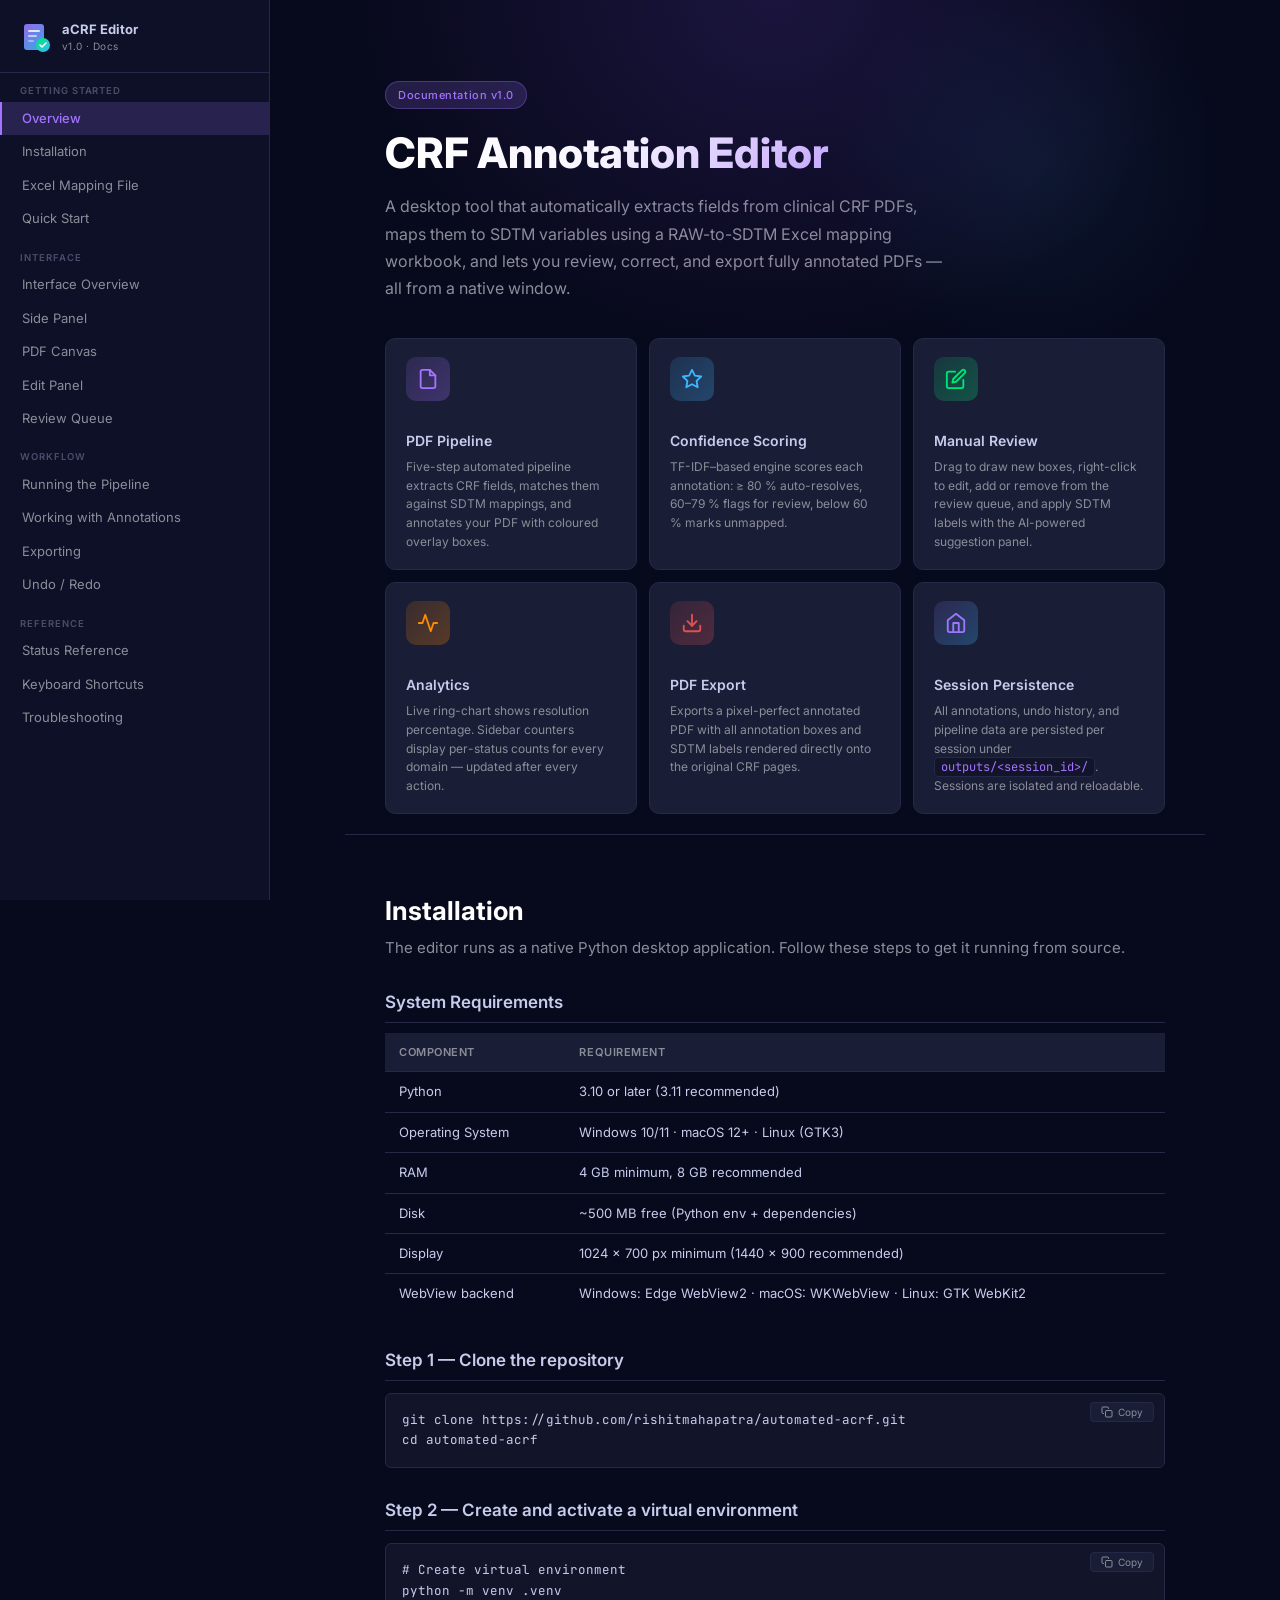
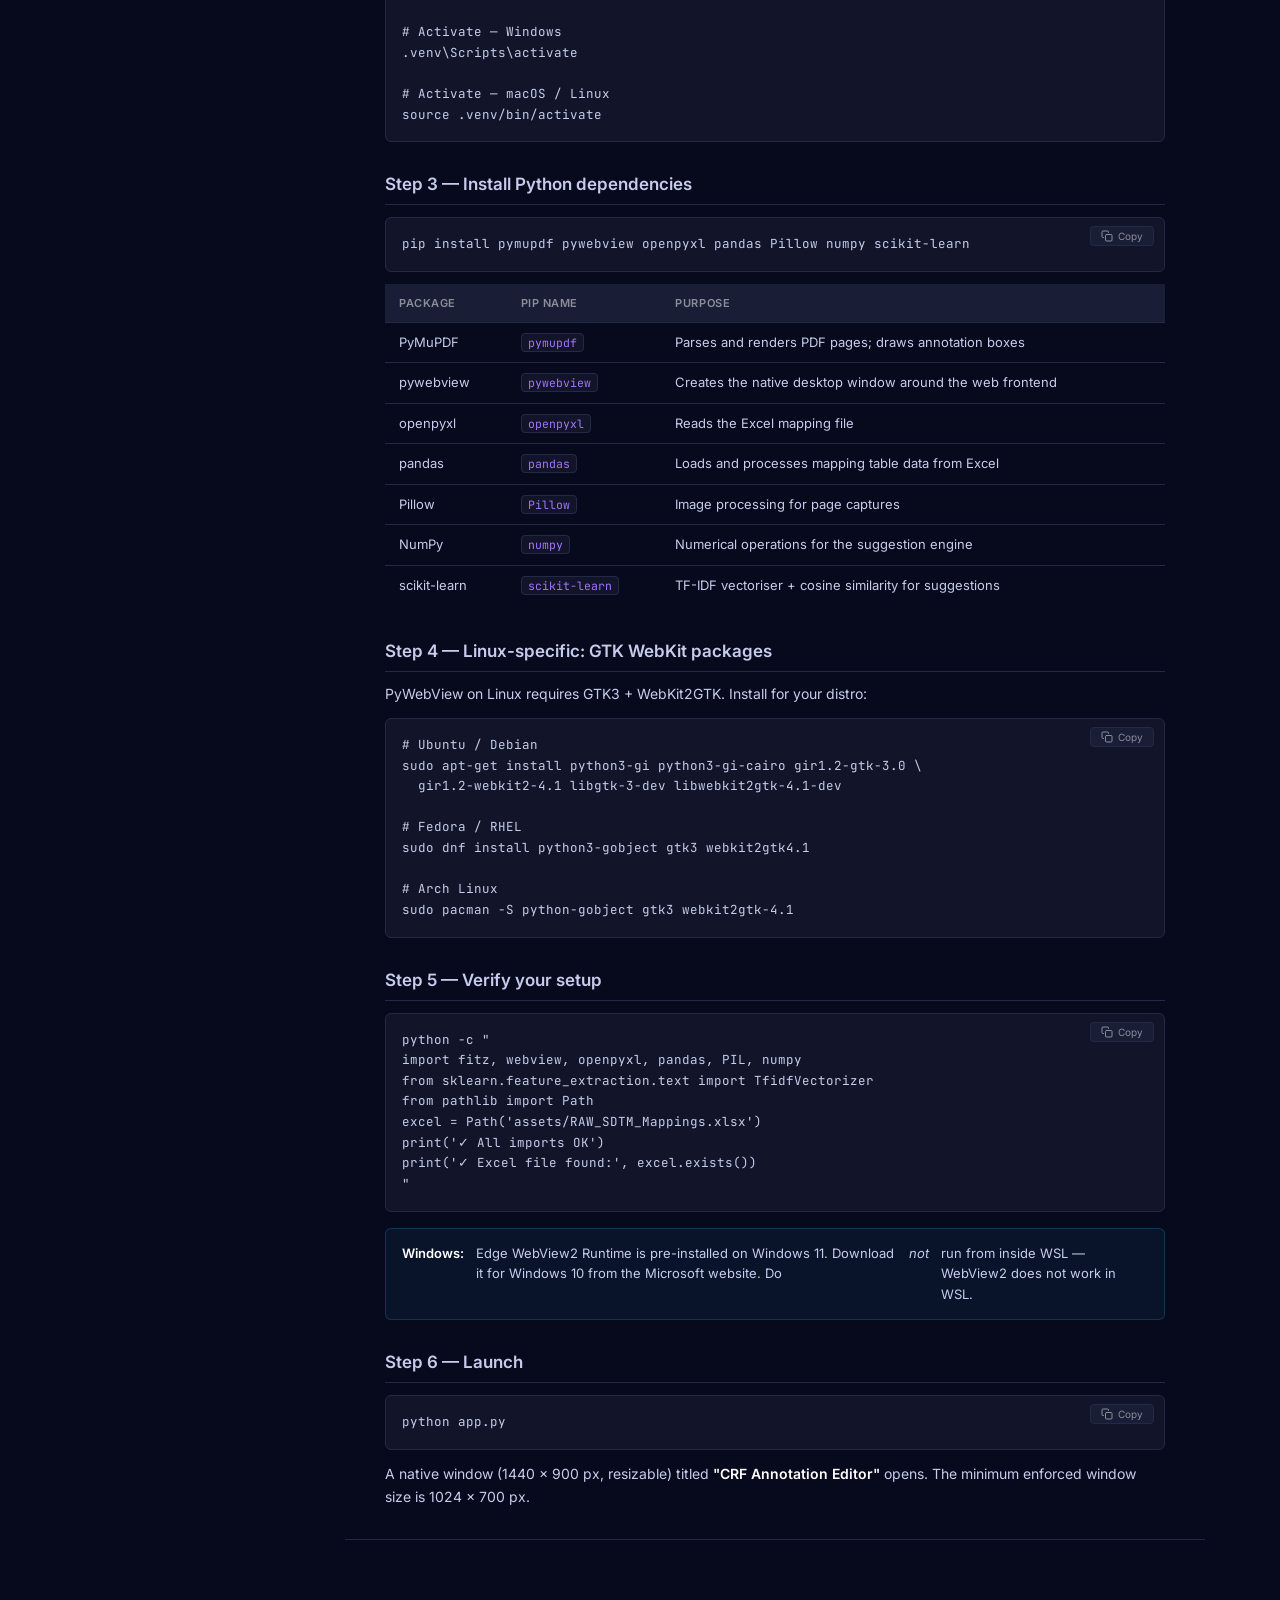
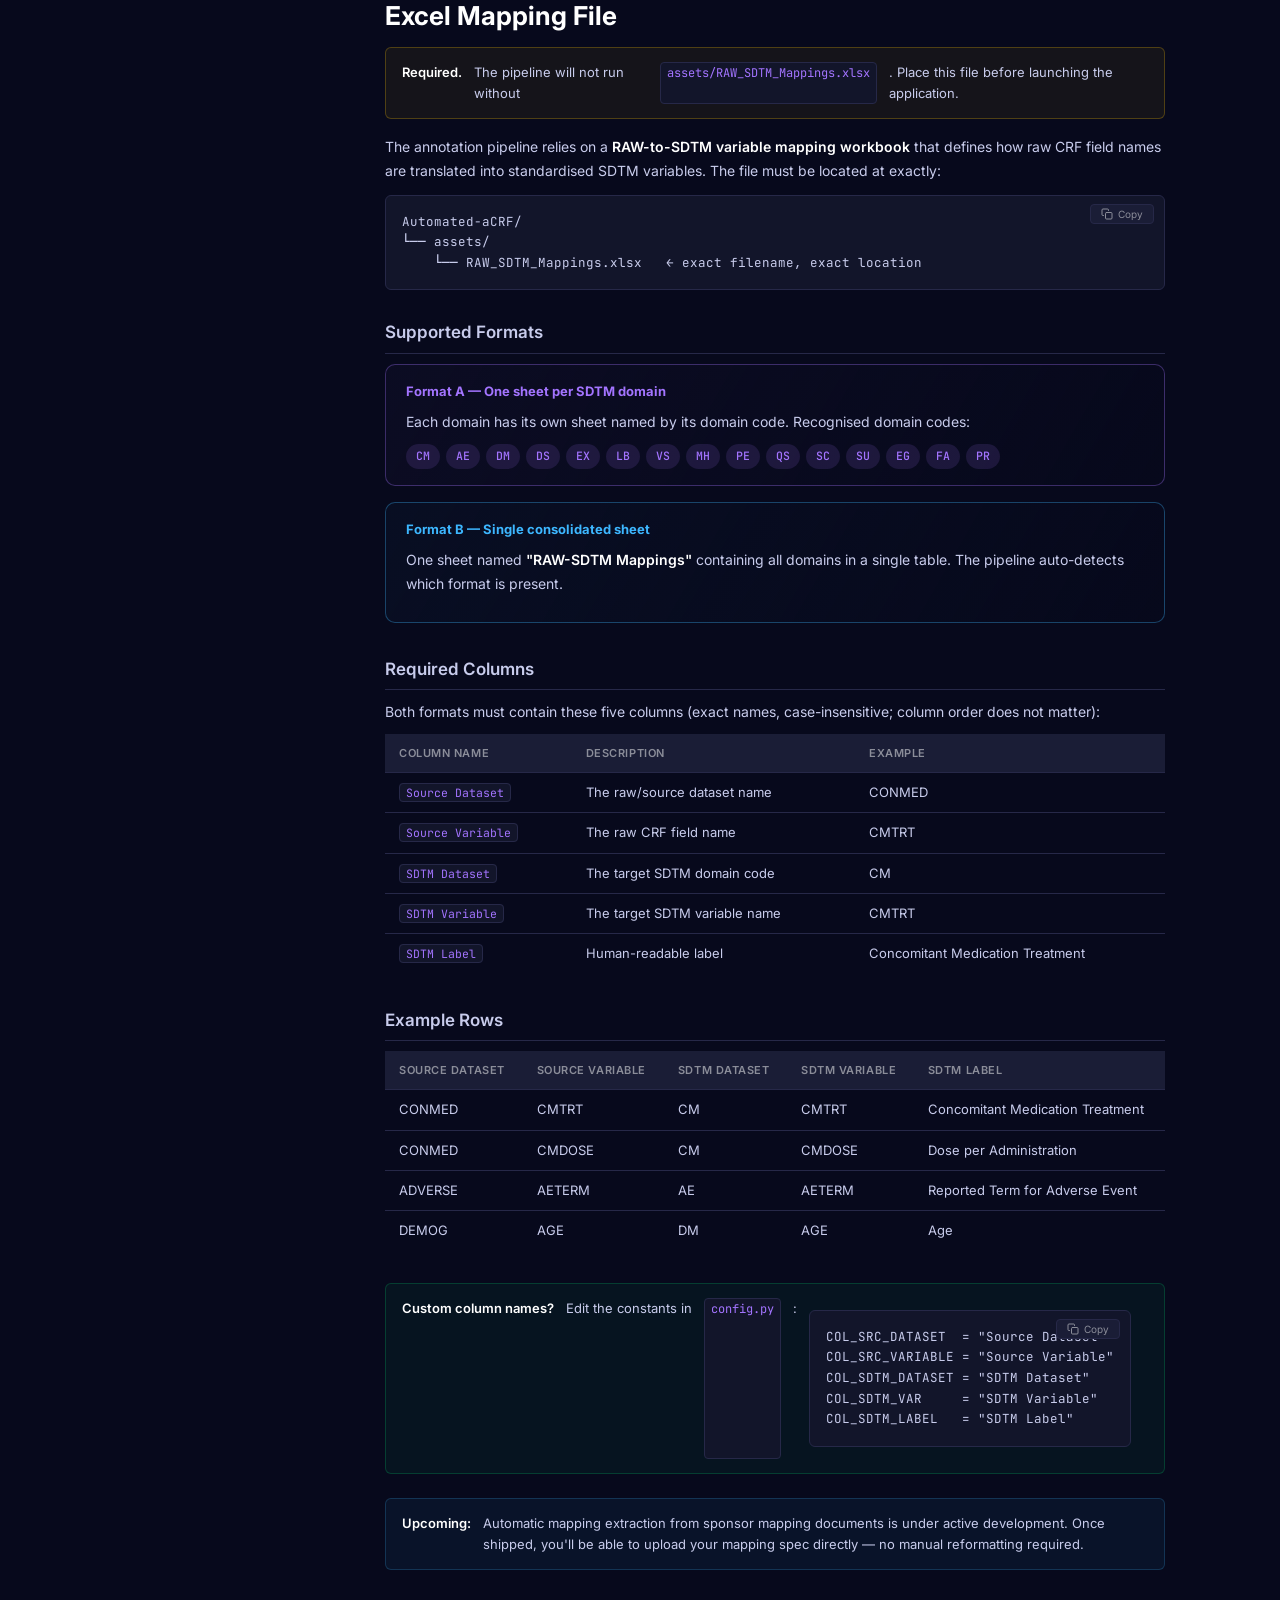
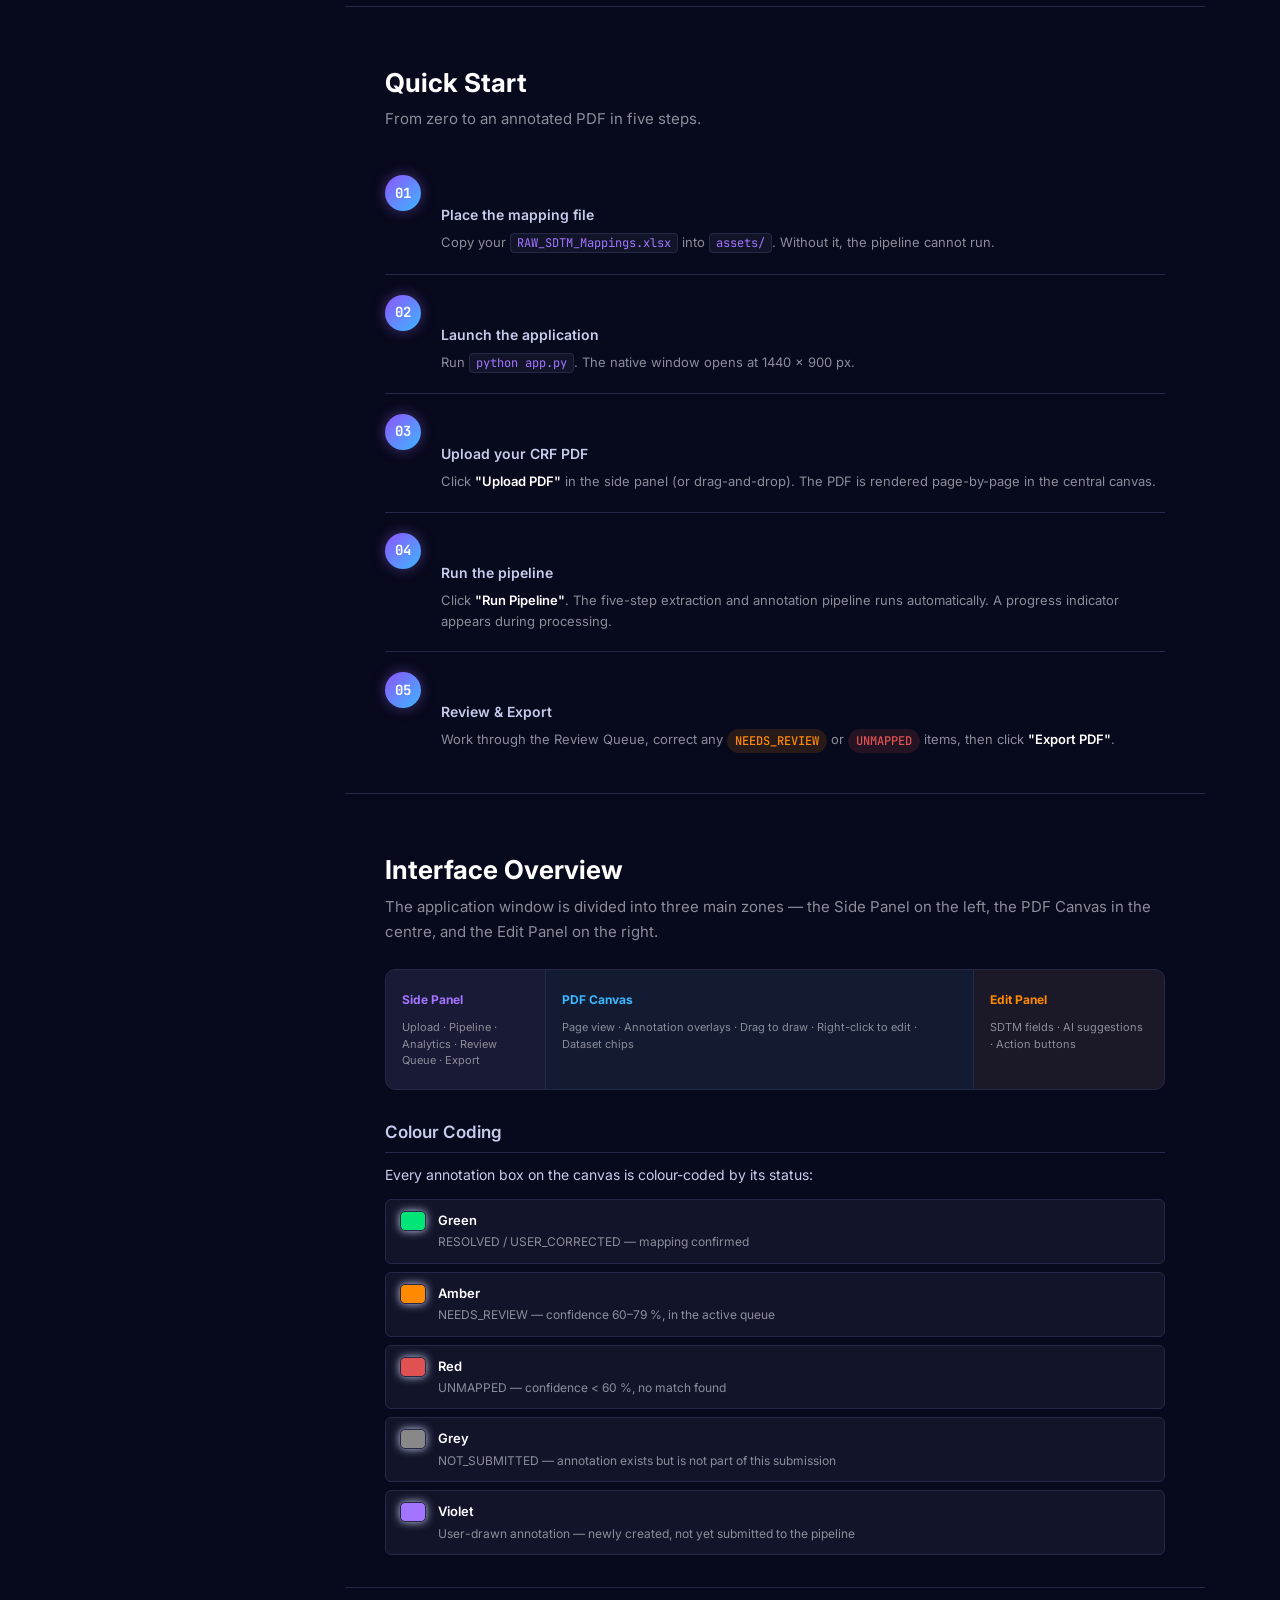
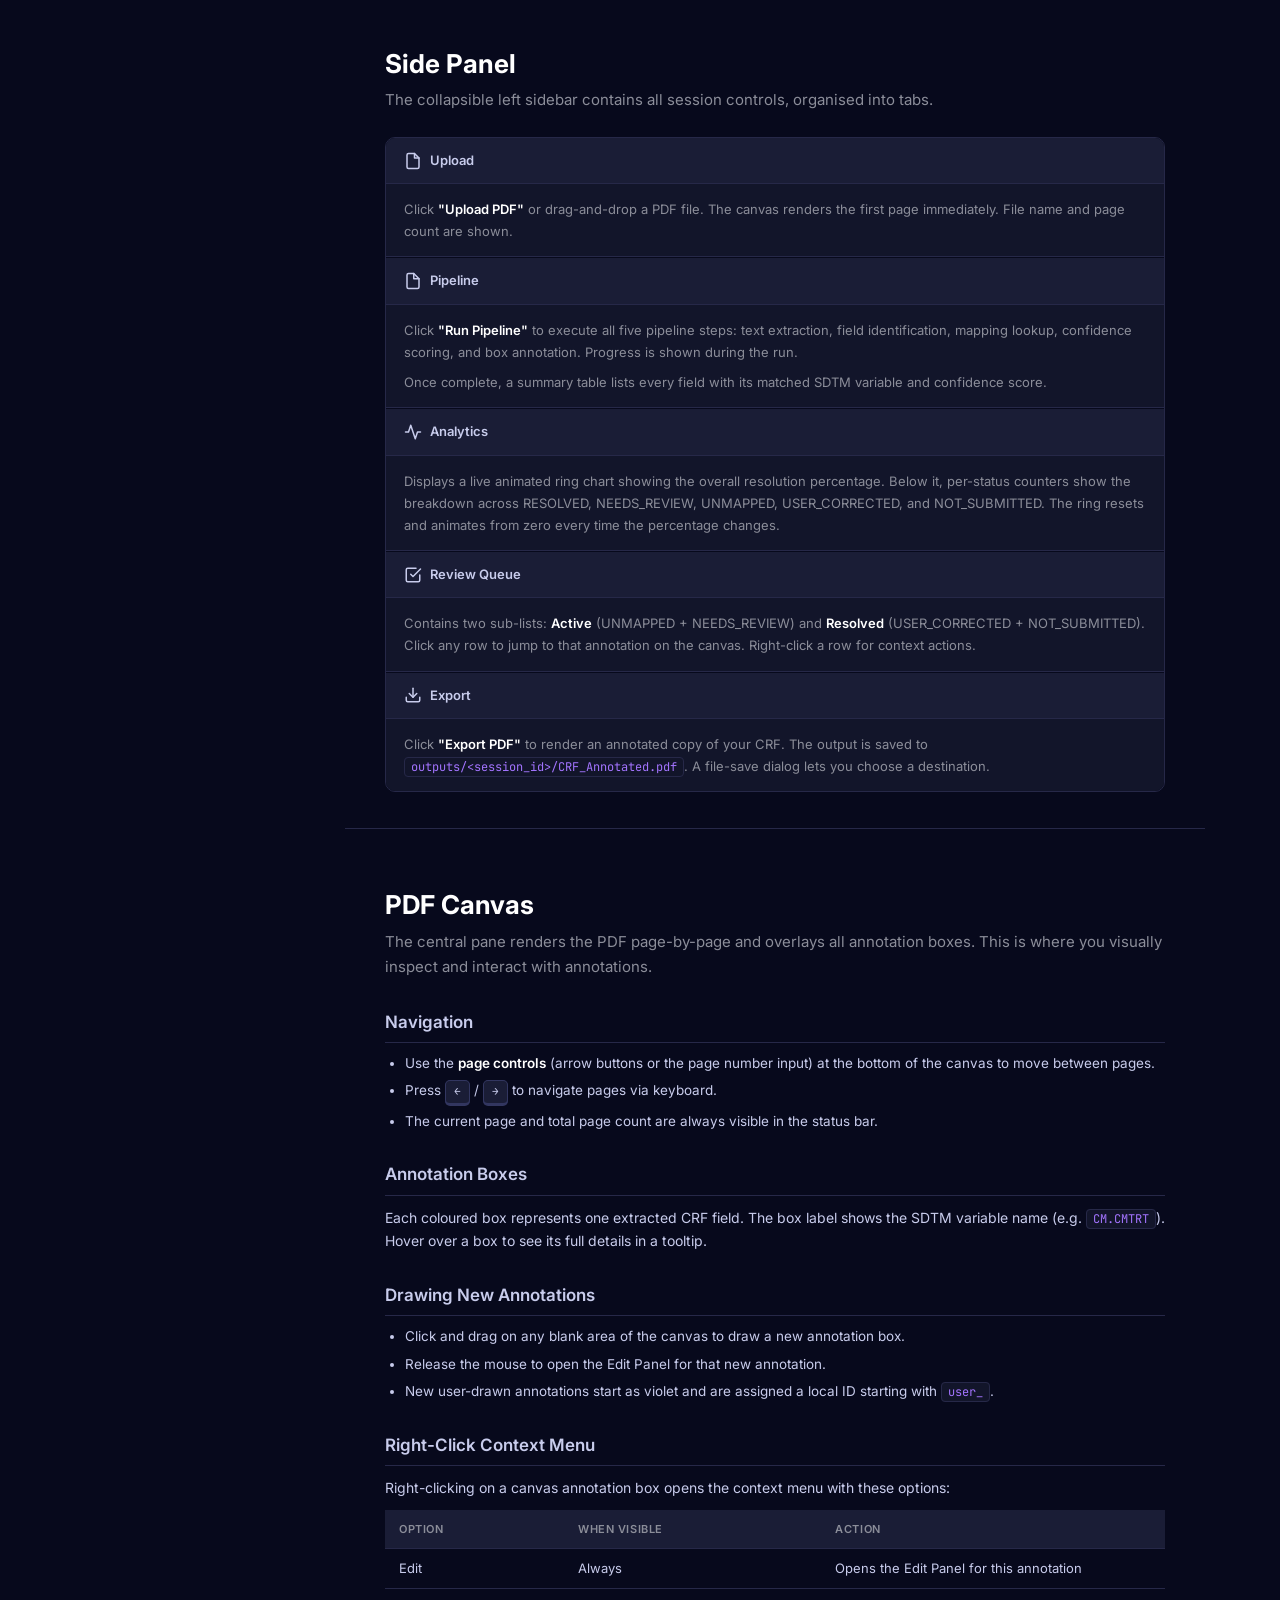
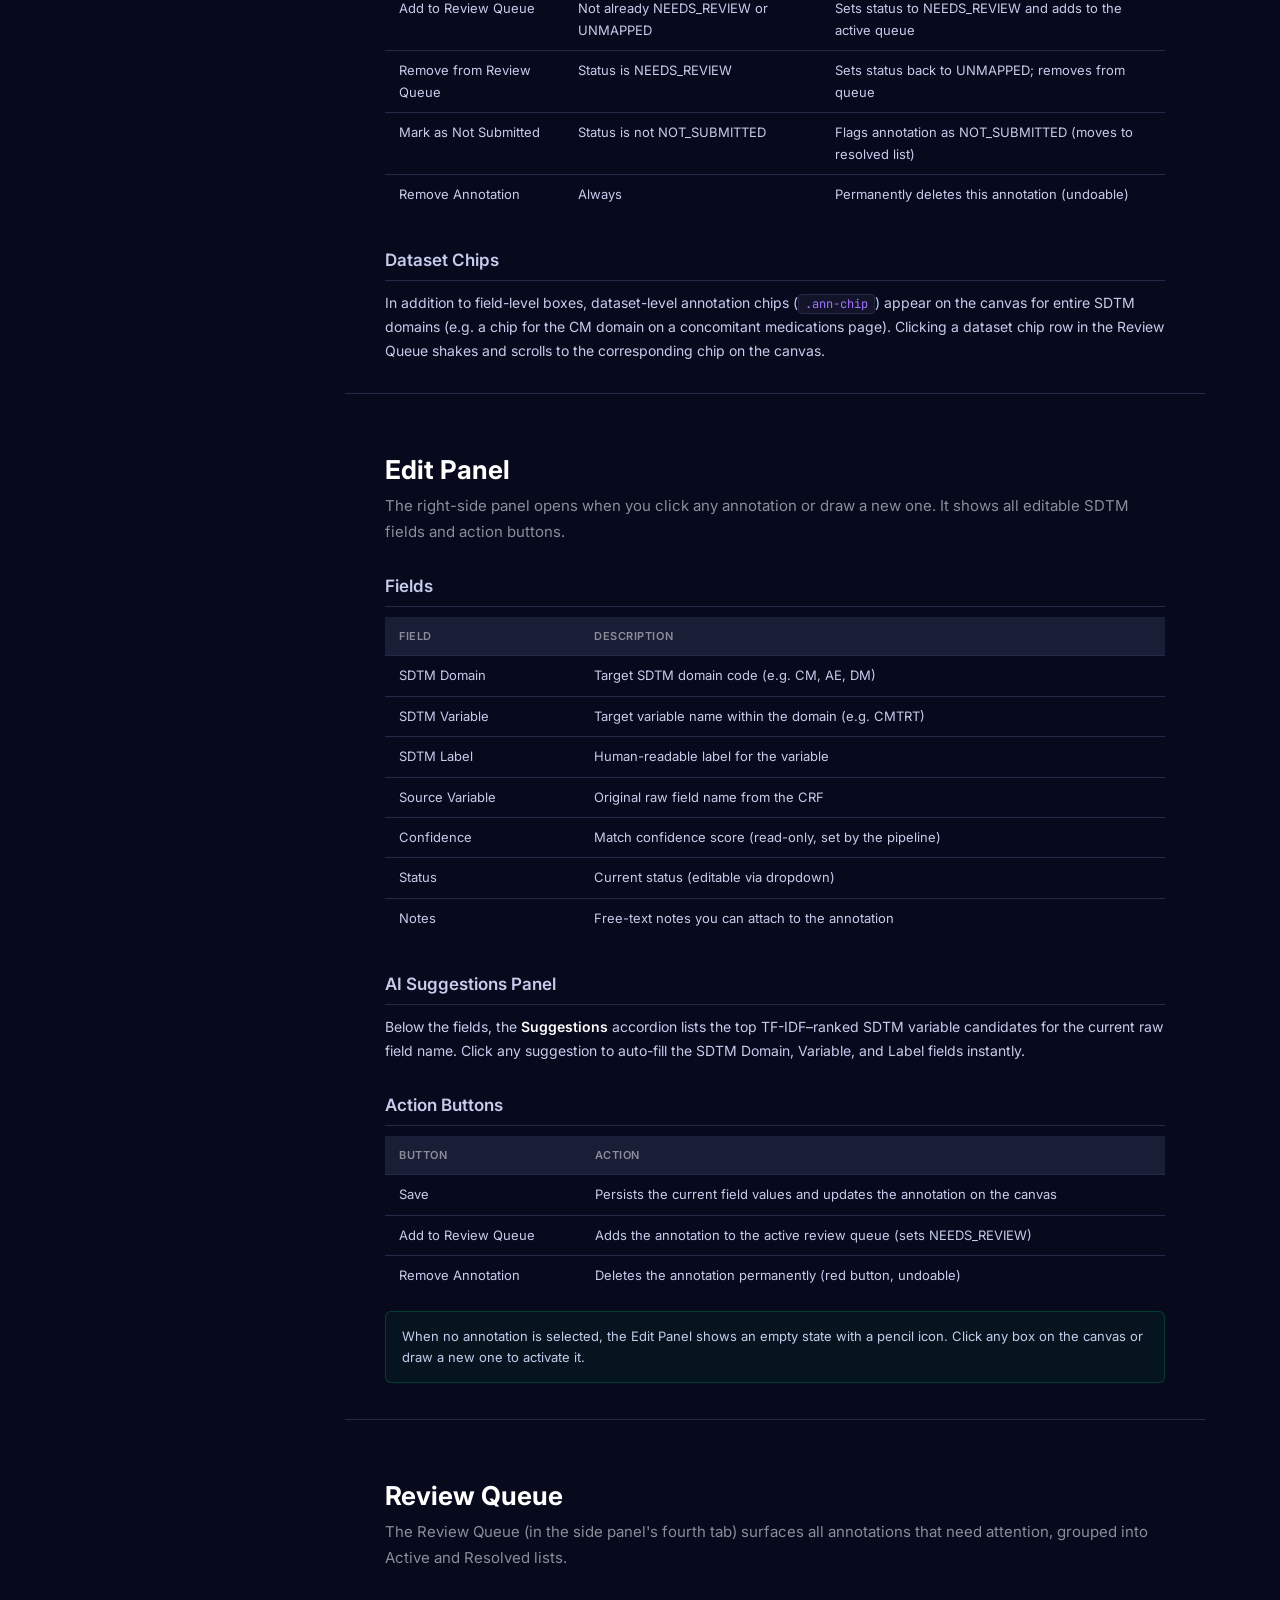
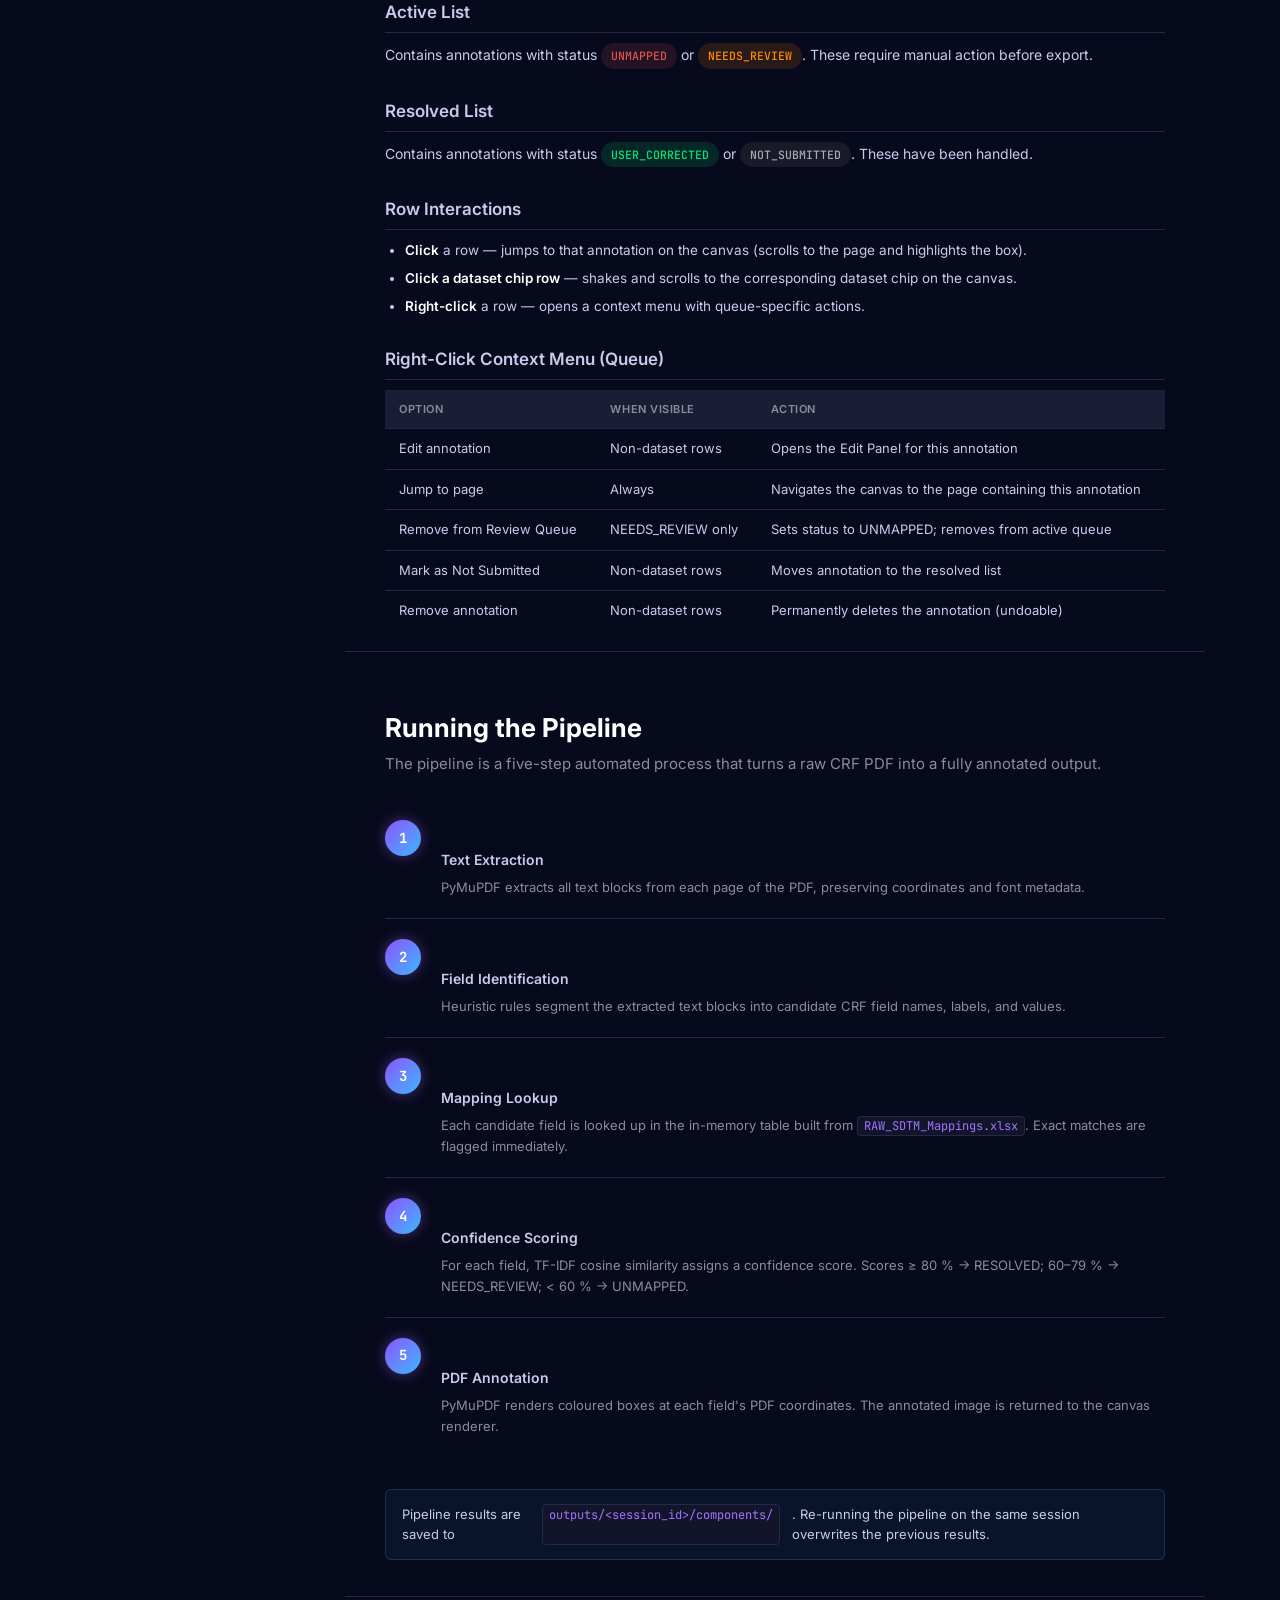
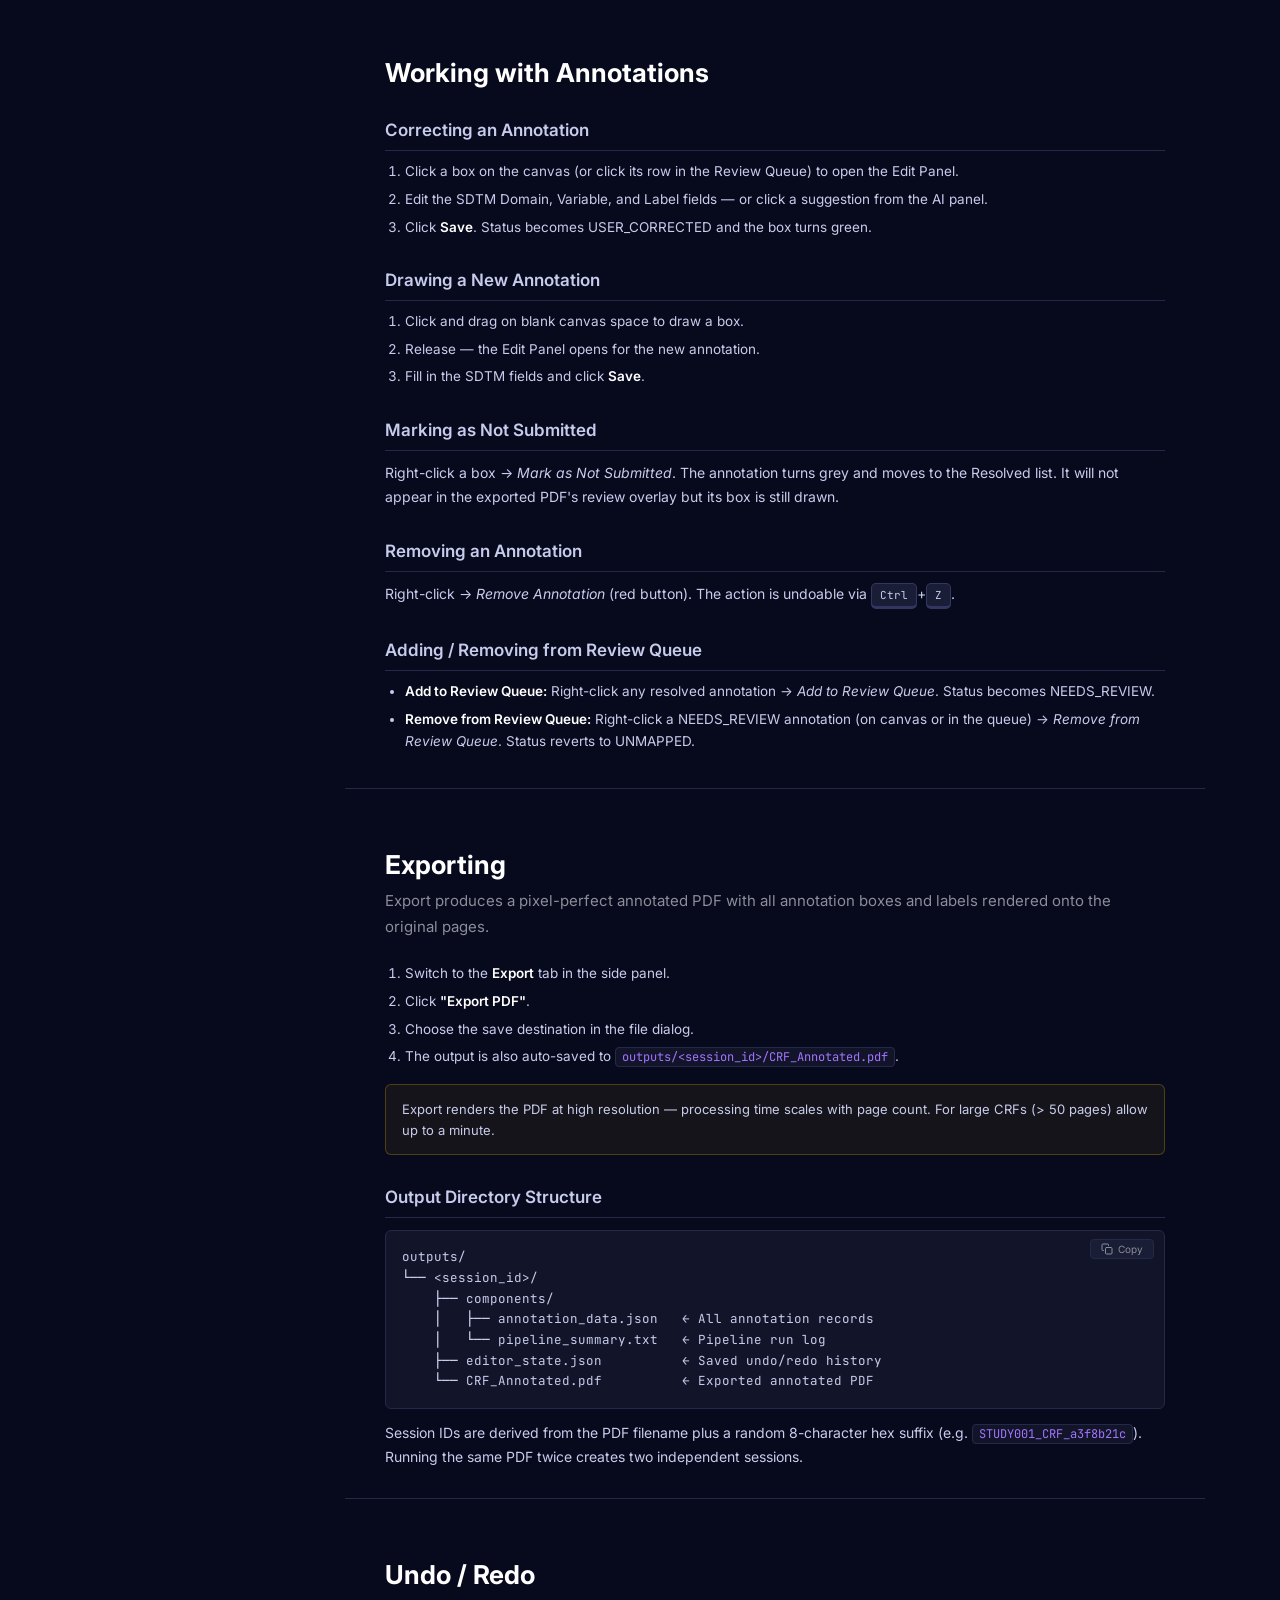
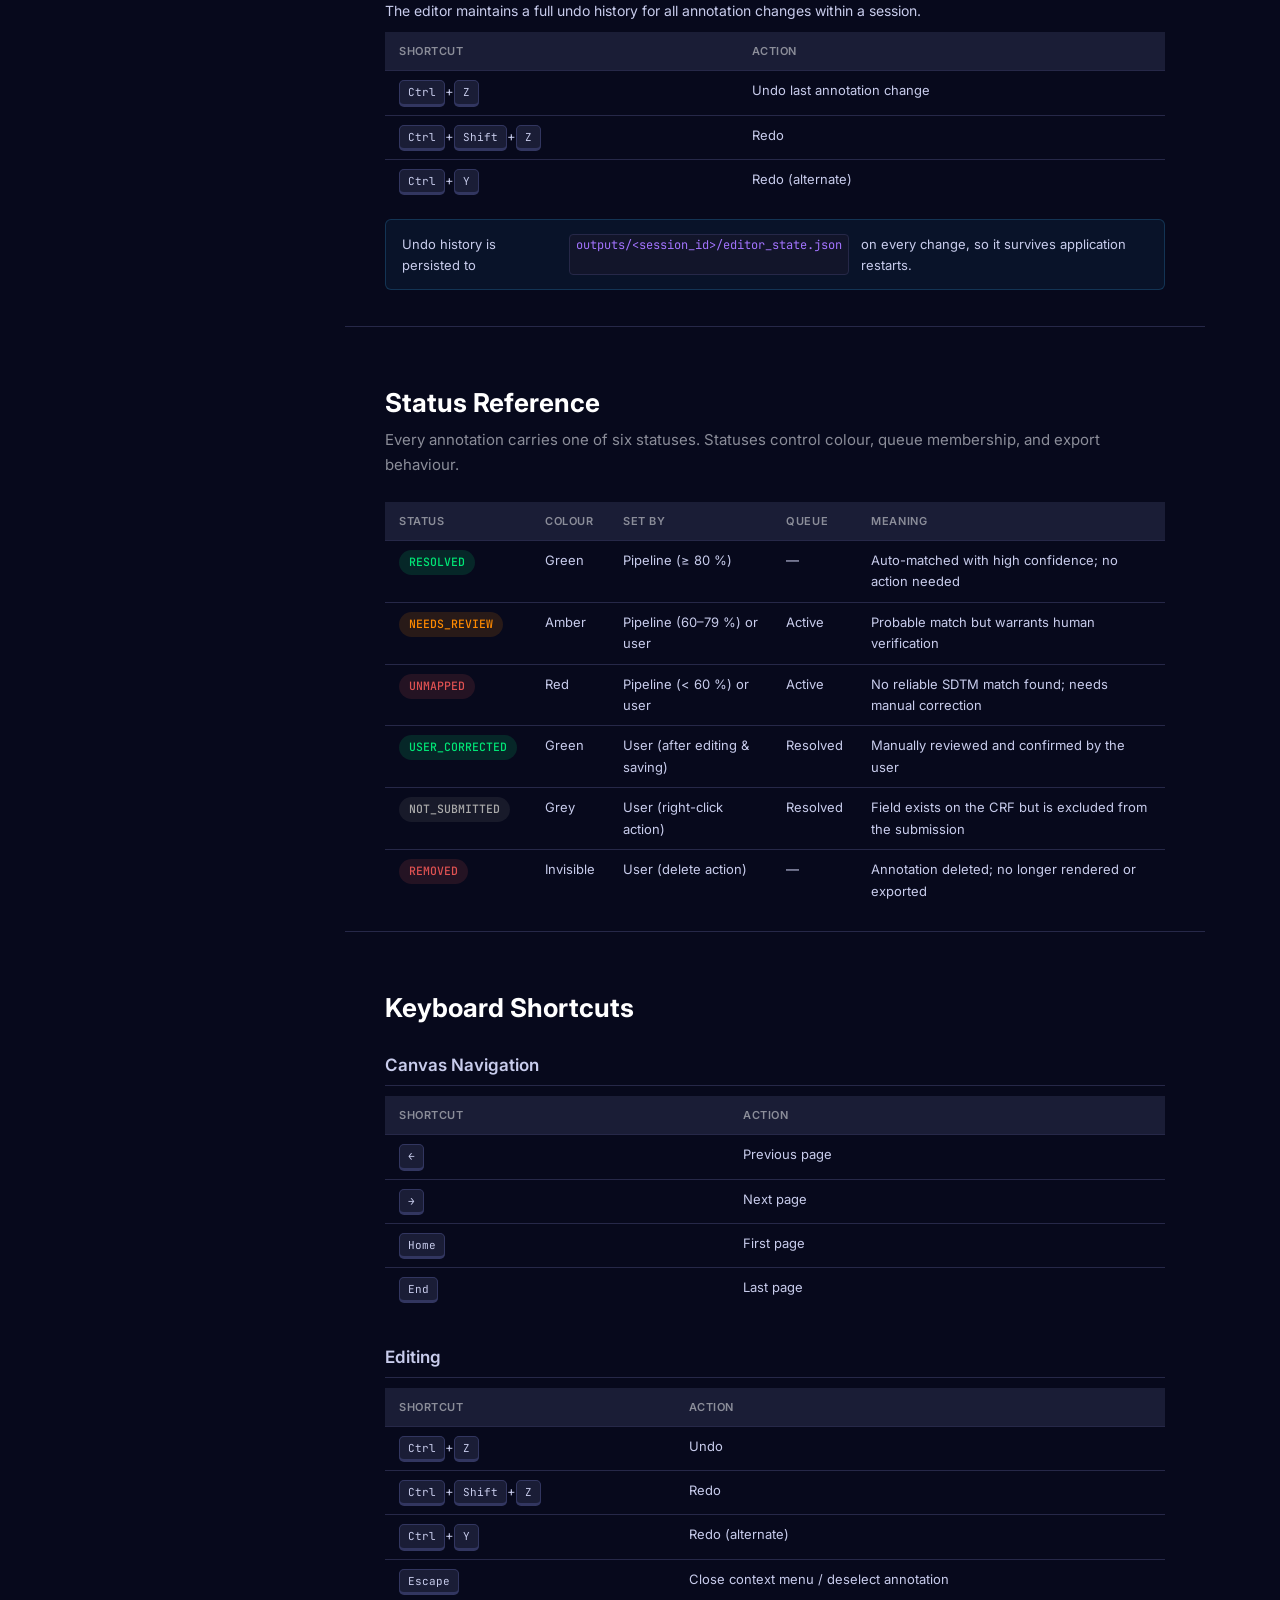
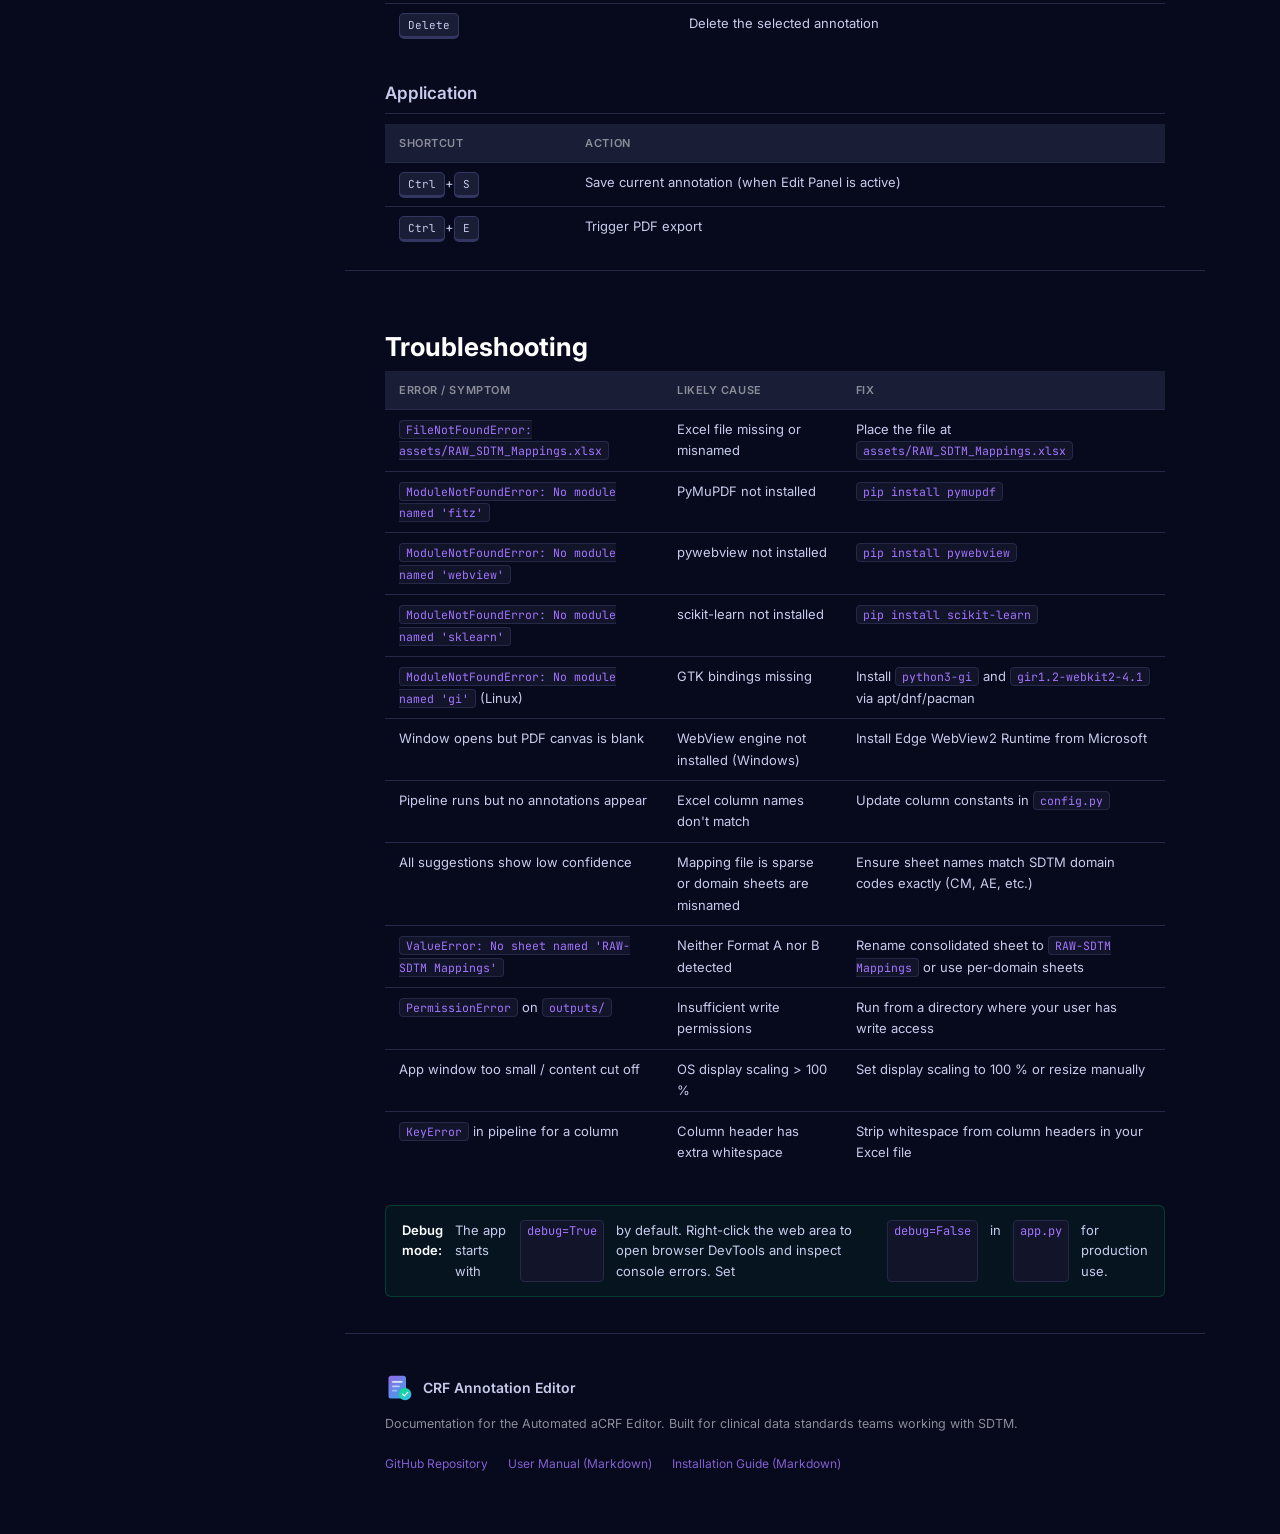
<file: docs/index.html>
<!DOCTYPE html>
<html lang="en">
<head>
  <meta charset="UTF-8" />
  <meta name="viewport" content="width=device-width, initial-scale=1.0" />
  <title>Automated aCRF — Documentation</title>
  <meta name="description" content="Official documentation for the CRF Annotation Editor — installation, usage, keyboard shortcuts, and reference guide." />
  <link rel="preconnect" href="https://fonts.googleapis.com" />
  <link rel="preconnect" href="https://fonts.gstatic.com" crossorigin />
  <link href="https://fonts.googleapis.com/css2?family=Inter:wght@300;400;500;600;700&family=JetBrains+Mono:wght@400;500&display=swap" rel="stylesheet" />
  <link rel="stylesheet" href="style.css" />
</head>
<body>

  <!-- Reading progress bar -->
  <div id="progress-bar" class="progress-bar" role="progressbar" aria-hidden="true"></div>

  <!-- Mobile overlay -->
  <div id="sidebar-overlay" class="sidebar-overlay"></div>

  <!-- ── Mobile top bar ─────────────────────────────────────────────────── -->
  <header class="mobile-topbar">
    <button id="hamburger" class="hamburger" aria-label="Open navigation">
      <span></span><span></span><span></span>
    </button>
    <span class="mobile-title">aCRF Docs</span>
  </header>

  <!-- ── Sidebar navigation ─────────────────────────────────────────────── -->
  <nav id="sidebar" class="sidebar">
    <div class="sidebar-logo">
      <div class="logo-icon">
        <svg viewBox="0 0 32 32" fill="none" xmlns="http://www.w3.org/2000/svg">
          <rect x="4" y="2" width="20" height="26" rx="3" fill="url(#lg1)" opacity="0.9"/>
          <rect x="8" y="8" width="12" height="2" rx="1" fill="#fff" opacity="0.8"/>
          <rect x="8" y="13" width="9" height="2" rx="1" fill="#fff" opacity="0.6"/>
          <rect x="8" y="18" width="6" height="2" rx="1" fill="#fff" opacity="0.4"/>
          <circle cx="23" cy="23" r="7" fill="url(#lg2)"/>
          <path d="M20 23 l2 2 4-4" stroke="#fff" stroke-width="1.5" stroke-linecap="round" stroke-linejoin="round"/>
          <defs>
            <linearGradient id="lg1" x1="4" y1="2" x2="24" y2="28" gradientUnits="userSpaceOnUse">
              <stop stop-color="#A374FF"/>
              <stop offset="1" stop-color="#3DB7FF"/>
            </linearGradient>
            <linearGradient id="lg2" x1="16" y1="16" x2="30" y2="30" gradientUnits="userSpaceOnUse">
              <stop stop-color="#00E676"/>
              <stop offset="1" stop-color="#3DB7FF"/>
            </linearGradient>
          </defs>
        </svg>
      </div>
      <div>
        <div class="logo-name">aCRF Editor</div>
        <div class="logo-version">v1.0 · Docs</div>
      </div>
    </div>

    <div class="nav-group">
      <div class="nav-group-label">Getting Started</div>
      <a class="nav-link" href="#overview">Overview</a>
      <a class="nav-link" href="#installation">Installation</a>
      <a class="nav-link" href="#excel-mapping">Excel Mapping File</a>
      <a class="nav-link" href="#quick-start">Quick Start</a>
    </div>

    <div class="nav-group">
      <div class="nav-group-label">Interface</div>
      <a class="nav-link" href="#interface-overview">Interface Overview</a>
      <a class="nav-link" href="#side-panel">Side Panel</a>
      <a class="nav-link" href="#canvas">PDF Canvas</a>
      <a class="nav-link" href="#edit-panel">Edit Panel</a>
      <a class="nav-link" href="#review-queue">Review Queue</a>
    </div>

    <div class="nav-group">
      <div class="nav-group-label">Workflow</div>
      <a class="nav-link" href="#pipeline">Running the Pipeline</a>
      <a class="nav-link" href="#annotations">Working with Annotations</a>
      <a class="nav-link" href="#export">Exporting</a>
      <a class="nav-link" href="#undo-redo">Undo / Redo</a>
    </div>

    <div class="nav-group">
      <div class="nav-group-label">Reference</div>
      <a class="nav-link" href="#status-reference">Status Reference</a>
      <a class="nav-link" href="#keyboard-shortcuts">Keyboard Shortcuts</a>
      <a class="nav-link" href="#troubleshooting">Troubleshooting</a>
    </div>
  </nav>

  <!-- ── Main content ───────────────────────────────────────────────────── -->
  <main class="main-content">

    <!-- ══ HERO ══════════════════════════════════════════════════════════ -->
    <section id="overview" class="section hero-section">
      <div class="hero-badge">Documentation v1.0</div>
      <h1 class="hero-title">CRF Annotation Editor</h1>
      <p class="hero-subtitle">
        A desktop tool that automatically extracts fields from clinical CRF PDFs, maps them to
        SDTM variables using a RAW-to-SDTM Excel mapping workbook, and lets you review,
        correct, and export fully annotated PDFs — all from a native window.
      </p>

      <div class="feature-grid">
        <div class="feature-card">
          <div class="feature-icon" style="background: linear-gradient(135deg,#A374FF22,#A374FF44);">
            <svg viewBox="0 0 24 24" fill="none" stroke="#A374FF" stroke-width="2" stroke-linecap="round" stroke-linejoin="round">
              <path d="M14 2H6a2 2 0 0 0-2 2v16a2 2 0 0 0 2 2h12a2 2 0 0 0 2-2V8z"/><polyline points="14 2 14 8 20 8"/>
            </svg>
          </div>
          <h3>PDF Pipeline</h3>
          <p>Five-step automated pipeline extracts CRF fields, matches them against SDTM mappings, and annotates your PDF with coloured overlay boxes.</p>
        </div>
        <div class="feature-card">
          <div class="feature-icon" style="background: linear-gradient(135deg,#3DB7FF22,#3DB7FF44);">
            <svg viewBox="0 0 24 24" fill="none" stroke="#3DB7FF" stroke-width="2" stroke-linecap="round" stroke-linejoin="round">
              <polygon points="12 2 15.09 8.26 22 9.27 17 14.14 18.18 21.02 12 17.77 5.82 21.02 7 14.14 2 9.27 8.91 8.26 12 2"/>
            </svg>
          </div>
          <h3>Confidence Scoring</h3>
          <p>TF-IDF–based engine scores each annotation: ≥ 80 % auto-resolves, 60–79 % flags for review, below 60 % marks unmapped.</p>
        </div>
        <div class="feature-card">
          <div class="feature-icon" style="background: linear-gradient(135deg,#00E67622,#00E67644);">
            <svg viewBox="0 0 24 24" fill="none" stroke="#00E676" stroke-width="2" stroke-linecap="round" stroke-linejoin="round">
              <path d="M11 4H4a2 2 0 0 0-2 2v14a2 2 0 0 0 2 2h14a2 2 0 0 0 2-2v-7"/><path d="M18.5 2.5a2.121 2.121 0 0 1 3 3L12 15l-4 1 1-4 9.5-9.5z"/>
            </svg>
          </div>
          <h3>Manual Review</h3>
          <p>Drag to draw new boxes, right-click to edit, add or remove from the review queue, and apply SDTM labels with the AI-powered suggestion panel.</p>
        </div>
        <div class="feature-card">
          <div class="feature-icon" style="background: linear-gradient(135deg,#FF8A0022,#FF8A0044);">
            <svg viewBox="0 0 24 24" fill="none" stroke="#FF8A00" stroke-width="2" stroke-linecap="round" stroke-linejoin="round">
              <polyline points="22 12 18 12 15 21 9 3 6 12 2 12"/>
            </svg>
          </div>
          <h3>Analytics</h3>
          <p>Live ring-chart shows resolution percentage. Sidebar counters display per-status counts for every domain — updated after every action.</p>
        </div>
        <div class="feature-card">
          <div class="feature-icon" style="background: linear-gradient(135deg,#E0525222,#E0525244);">
            <svg viewBox="0 0 24 24" fill="none" stroke="#E05252" stroke-width="2" stroke-linecap="round" stroke-linejoin="round">
              <path d="M21 15v4a2 2 0 0 1-2 2H5a2 2 0 0 1-2-2v-4"/><polyline points="7 10 12 15 17 10"/><line x1="12" y1="15" x2="12" y2="3"/>
            </svg>
          </div>
          <h3>PDF Export</h3>
          <p>Exports a pixel-perfect annotated PDF with all annotation boxes and SDTM labels rendered directly onto the original CRF pages.</p>
        </div>
        <div class="feature-card">
          <div class="feature-icon" style="background: linear-gradient(135deg,#A374FF22,#3DB7FF44);">
            <svg viewBox="0 0 24 24" fill="none" stroke="#A374FF" stroke-width="2" stroke-linecap="round" stroke-linejoin="round">
              <path d="M3 9l9-7 9 7v11a2 2 0 0 1-2 2H5a2 2 0 0 1-2-2z"/><polyline points="9 22 9 12 15 12 15 22"/>
            </svg>
          </div>
          <h3>Session Persistence</h3>
          <p>All annotations, undo history, and pipeline data are persisted per session under <code>outputs/&lt;session_id&gt;/</code>. Sessions are isolated and reloadable.</p>
        </div>
      </div>
    </section>

    <!-- ══ INSTALLATION ═══════════════════════════════════════════════════ -->
    <section id="installation" class="section">
      <h2 class="section-title">Installation</h2>
      <p class="section-intro">The editor runs as a native Python desktop application. Follow these steps to get it running from source.</p>

      <h3>System Requirements</h3>
      <table>
        <thead>
          <tr><th>Component</th><th>Requirement</th></tr>
        </thead>
        <tbody>
          <tr><td>Python</td><td>3.10 or later (3.11 recommended)</td></tr>
          <tr><td>Operating System</td><td>Windows 10/11 · macOS 12+ · Linux (GTK3)</td></tr>
          <tr><td>RAM</td><td>4 GB minimum, 8 GB recommended</td></tr>
          <tr><td>Disk</td><td>~500 MB free (Python env + dependencies)</td></tr>
          <tr><td>Display</td><td>1024 × 700 px minimum (1440 × 900 recommended)</td></tr>
          <tr><td>WebView backend</td><td>Windows: Edge WebView2 · macOS: WKWebView · Linux: GTK WebKit2</td></tr>
        </tbody>
      </table>

      <h3 style="margin-top:2rem;">Step 1 — Clone the repository</h3>
      <div class="code-block">
        <pre><code>git clone https://github.com/rishitmahapatra/automated-acrf.git
cd automated-acrf</code></pre>
      </div>

      <h3>Step 2 — Create and activate a virtual environment</h3>
      <div class="code-block">
        <pre><code># Create virtual environment
python -m venv .venv

# Activate — Windows
.venv\Scripts\activate

# Activate — macOS / Linux
source .venv/bin/activate</code></pre>
      </div>

      <h3>Step 3 — Install Python dependencies</h3>
      <div class="code-block">
        <pre><code>pip install pymupdf pywebview openpyxl pandas Pillow numpy scikit-learn</code></pre>
      </div>

      <table>
        <thead><tr><th>Package</th><th>pip Name</th><th>Purpose</th></tr></thead>
        <tbody>
          <tr><td>PyMuPDF</td><td><code>pymupdf</code></td><td>Parses and renders PDF pages; draws annotation boxes</td></tr>
          <tr><td>pywebview</td><td><code>pywebview</code></td><td>Creates the native desktop window around the web frontend</td></tr>
          <tr><td>openpyxl</td><td><code>openpyxl</code></td><td>Reads the Excel mapping file</td></tr>
          <tr><td>pandas</td><td><code>pandas</code></td><td>Loads and processes mapping table data from Excel</td></tr>
          <tr><td>Pillow</td><td><code>Pillow</code></td><td>Image processing for page captures</td></tr>
          <tr><td>NumPy</td><td><code>numpy</code></td><td>Numerical operations for the suggestion engine</td></tr>
          <tr><td>scikit-learn</td><td><code>scikit-learn</code></td><td>TF-IDF vectoriser + cosine similarity for suggestions</td></tr>
        </tbody>
      </table>

      <h3 style="margin-top:2rem;">Step 4 — Linux-specific: GTK WebKit packages</h3>
      <p>PyWebView on Linux requires GTK3 + WebKit2GTK. Install for your distro:</p>
      <div class="code-block">
        <pre><code># Ubuntu / Debian
sudo apt-get install python3-gi python3-gi-cairo gir1.2-gtk-3.0 \
  gir1.2-webkit2-4.1 libgtk-3-dev libwebkit2gtk-4.1-dev

# Fedora / RHEL
sudo dnf install python3-gobject gtk3 webkit2gtk4.1

# Arch Linux
sudo pacman -S python-gobject gtk3 webkit2gtk-4.1</code></pre>
      </div>

      <h3>Step 5 — Verify your setup</h3>
      <div class="code-block">
        <pre><code>python -c "
import fitz, webview, openpyxl, pandas, PIL, numpy
from sklearn.feature_extraction.text import TfidfVectorizer
from pathlib import Path
excel = Path('assets/RAW_SDTM_Mappings.xlsx')
print('✓ All imports OK')
print('✓ Excel file found:', excel.exists())
"</code></pre>
      </div>

      <div class="callout callout-info">
        <strong>Windows:</strong> Edge WebView2 Runtime is pre-installed on Windows 11. Download it for Windows 10 from the Microsoft website. Do <em>not</em> run from inside WSL — WebView2 does not work in WSL.
      </div>

      <h3>Step 6 — Launch</h3>
      <div class="code-block">
        <pre><code>python app.py</code></pre>
      </div>
      <p>A native window (1440 × 900 px, resizable) titled <strong>"CRF Annotation Editor"</strong> opens. The minimum enforced window size is 1024 × 700 px.</p>
    </section>

    <!-- ══ EXCEL MAPPING FILE ════════════════════════════════════════════ -->
    <section id="excel-mapping" class="section">
      <h2 class="section-title">Excel Mapping File</h2>

      <div class="callout callout-warn">
        <strong>Required.</strong> The pipeline will not run without <code>assets/RAW_SDTM_Mappings.xlsx</code>. Place this file before launching the application.
      </div>

      <p>The annotation pipeline relies on a <strong>RAW-to-SDTM variable mapping workbook</strong> that defines how raw CRF field names are translated into standardised SDTM variables. The file must be located at exactly:</p>

      <div class="code-block">
        <pre><code>Automated-aCRF/
└── assets/
    └── RAW_SDTM_Mappings.xlsx   ← exact filename, exact location</code></pre>
      </div>

      <h3>Supported Formats</h3>

      <div class="region-block" style="border-color:#A374FF55; background:linear-gradient(120deg,#A374FF08,#07091C);">
        <div class="region-title" style="color:#A374FF;">Format A — One sheet per SDTM domain</div>
        <p>Each domain has its own sheet named by its domain code. Recognised domain codes:</p>
        <div class="pill-row">
          <span class="status-pill" style="background:#A374FF22;color:#A374FF;">CM</span>
          <span class="status-pill" style="background:#A374FF22;color:#A374FF;">AE</span>
          <span class="status-pill" style="background:#A374FF22;color:#A374FF;">DM</span>
          <span class="status-pill" style="background:#A374FF22;color:#A374FF;">DS</span>
          <span class="status-pill" style="background:#A374FF22;color:#A374FF;">EX</span>
          <span class="status-pill" style="background:#A374FF22;color:#A374FF;">LB</span>
          <span class="status-pill" style="background:#A374FF22;color:#A374FF;">VS</span>
          <span class="status-pill" style="background:#A374FF22;color:#A374FF;">MH</span>
          <span class="status-pill" style="background:#A374FF22;color:#A374FF;">PE</span>
          <span class="status-pill" style="background:#A374FF22;color:#A374FF;">QS</span>
          <span class="status-pill" style="background:#A374FF22;color:#A374FF;">SC</span>
          <span class="status-pill" style="background:#A374FF22;color:#A374FF;">SU</span>
          <span class="status-pill" style="background:#A374FF22;color:#A374FF;">EG</span>
          <span class="status-pill" style="background:#A374FF22;color:#A374FF;">FA</span>
          <span class="status-pill" style="background:#A374FF22;color:#A374FF;">PR</span>
        </div>
      </div>

      <div class="region-block" style="border-color:#3DB7FF55; background:linear-gradient(120deg,#3DB7FF08,#07091C); margin-top:1rem;">
        <div class="region-title" style="color:#3DB7FF;">Format B — Single consolidated sheet</div>
        <p>One sheet named <strong>"RAW-SDTM Mappings"</strong> containing all domains in a single table. The pipeline auto-detects which format is present.</p>
      </div>

      <h3 style="margin-top:2rem;">Required Columns</h3>
      <p>Both formats must contain these five columns (exact names, case-insensitive; column order does not matter):</p>

      <table>
        <thead>
          <tr><th>Column Name</th><th>Description</th><th>Example</th></tr>
        </thead>
        <tbody>
          <tr><td><code>Source Dataset</code></td><td>The raw/source dataset name</td><td>CONMED</td></tr>
          <tr><td><code>Source Variable</code></td><td>The raw CRF field name</td><td>CMTRT</td></tr>
          <tr><td><code>SDTM Dataset</code></td><td>The target SDTM domain code</td><td>CM</td></tr>
          <tr><td><code>SDTM Variable</code></td><td>The target SDTM variable name</td><td>CMTRT</td></tr>
          <tr><td><code>SDTM Label</code></td><td>Human-readable label</td><td>Concomitant Medication Treatment</td></tr>
        </tbody>
      </table>

      <h3 style="margin-top:2rem;">Example Rows</h3>
      <table>
        <thead>
          <tr><th>Source Dataset</th><th>Source Variable</th><th>SDTM Dataset</th><th>SDTM Variable</th><th>SDTM Label</th></tr>
        </thead>
        <tbody>
          <tr><td>CONMED</td><td>CMTRT</td><td>CM</td><td>CMTRT</td><td>Concomitant Medication Treatment</td></tr>
          <tr><td>CONMED</td><td>CMDOSE</td><td>CM</td><td>CMDOSE</td><td>Dose per Administration</td></tr>
          <tr><td>ADVERSE</td><td>AETERM</td><td>AE</td><td>AETERM</td><td>Reported Term for Adverse Event</td></tr>
          <tr><td>DEMOG</td><td>AGE</td><td>DM</td><td>AGE</td><td>Age</td></tr>
        </tbody>
      </table>

      <div class="callout callout-tip" style="margin-top:2rem;">
        <strong>Custom column names?</strong> Edit the constants in <code>config.py</code>:
        <div class="code-block" style="margin-top:.75rem;">
          <pre><code>COL_SRC_DATASET  = "Source Dataset"
COL_SRC_VARIABLE = "Source Variable"
COL_SDTM_DATASET = "SDTM Dataset"
COL_SDTM_VAR     = "SDTM Variable"
COL_SDTM_LABEL   = "SDTM Label"</code></pre>
        </div>
      </div>

      <div class="callout callout-info" style="margin-top:1.5rem;">
        <strong>Upcoming:</strong> Automatic mapping extraction from sponsor mapping documents is under active development. Once shipped, you'll be able to upload your mapping spec directly — no manual reformatting required.
      </div>
    </section>

    <!-- ══ QUICK START ════════════════════════════════════════════════════ -->
    <section id="quick-start" class="section">
      <h2 class="section-title">Quick Start</h2>
      <p class="section-intro">From zero to an annotated PDF in five steps.</p>

      <div class="steps">
        <div class="step-card">
          <div class="step-number">01</div>
          <div class="step-body">
            <h3>Place the mapping file</h3>
            <p>Copy your <code>RAW_SDTM_Mappings.xlsx</code> into <code>assets/</code>. Without it, the pipeline cannot run.</p>
          </div>
        </div>
        <div class="step-card">
          <div class="step-number">02</div>
          <div class="step-body">
            <h3>Launch the application</h3>
            <p>Run <code>python app.py</code>. The native window opens at 1440 × 900 px.</p>
          </div>
        </div>
        <div class="step-card">
          <div class="step-number">03</div>
          <div class="step-body">
            <h3>Upload your CRF PDF</h3>
            <p>Click <strong>"Upload PDF"</strong> in the side panel (or drag-and-drop). The PDF is rendered page-by-page in the central canvas.</p>
          </div>
        </div>
        <div class="step-card">
          <div class="step-number">04</div>
          <div class="step-body">
            <h3>Run the pipeline</h3>
            <p>Click <strong>"Run Pipeline"</strong>. The five-step extraction and annotation pipeline runs automatically. A progress indicator appears during processing.</p>
          </div>
        </div>
        <div class="step-card">
          <div class="step-number">05</div>
          <div class="step-body">
            <h3>Review &amp; Export</h3>
            <p>Work through the Review Queue, correct any <span class="status-pill" style="background:#FF8A0022;color:#FF8A00;font-size:.75rem;padding:.15rem .5rem;">NEEDS_REVIEW</span> or <span class="status-pill" style="background:#E0525222;color:#E05252;font-size:.75rem;padding:.15rem .5rem;">UNMAPPED</span> items, then click <strong>"Export PDF"</strong>.</p>
          </div>
        </div>
      </div>
    </section>

    <!-- ══ INTERFACE OVERVIEW ════════════════════════════════════════════ -->
    <section id="interface-overview" class="section">
      <h2 class="section-title">Interface Overview</h2>
      <p class="section-intro">The application window is divided into three main zones — the Side Panel on the left, the PDF Canvas in the centre, and the Edit Panel on the right.</p>

      <div class="interface-diagram">
        <div class="iface-zone iface-left">
          <div class="iface-label">Side Panel</div>
          <div class="iface-sub">Upload · Pipeline · Analytics · Review Queue · Export</div>
        </div>
        <div class="iface-zone iface-center">
          <div class="iface-label">PDF Canvas</div>
          <div class="iface-sub">Page view · Annotation overlays · Drag to draw · Right-click to edit · Dataset chips</div>
        </div>
        <div class="iface-zone iface-right">
          <div class="iface-label">Edit Panel</div>
          <div class="iface-sub">SDTM fields · AI suggestions · Action buttons</div>
        </div>
      </div>

      <h3>Colour Coding</h3>
      <p>Every annotation box on the canvas is colour-coded by its status:</p>

      <div class="colour-swatches">
        <div class="swatch-item">
          <div class="swatch" style="background:#00E676;"></div>
          <div><strong>Green</strong><br/><span class="dim">RESOLVED / USER_CORRECTED — mapping confirmed</span></div>
        </div>
        <div class="swatch-item">
          <div class="swatch" style="background:#FF8A00;"></div>
          <div><strong>Amber</strong><br/><span class="dim">NEEDS_REVIEW — confidence 60–79 %, in the active queue</span></div>
        </div>
        <div class="swatch-item">
          <div class="swatch" style="background:#E05252;"></div>
          <div><strong>Red</strong><br/><span class="dim">UNMAPPED — confidence &lt; 60 %, no match found</span></div>
        </div>
        <div class="swatch-item">
          <div class="swatch" style="background:#888;"></div>
          <div><strong>Grey</strong><br/><span class="dim">NOT_SUBMITTED — annotation exists but is not part of this submission</span></div>
        </div>
        <div class="swatch-item">
          <div class="swatch" style="background:#A374FF;"></div>
          <div><strong>Violet</strong><br/><span class="dim">User-drawn annotation — newly created, not yet submitted to the pipeline</span></div>
        </div>
      </div>
    </section>

    <!-- ══ SIDE PANEL ════════════════════════════════════════════════════ -->
    <section id="side-panel" class="section">
      <h2 class="section-title">Side Panel</h2>
      <p class="section-intro">The collapsible left sidebar contains all session controls, organised into tabs.</p>

      <div class="tabs-demo">
        <div class="tab-block">
          <div class="tab-header">
            <svg viewBox="0 0 24 24" fill="none" stroke="currentColor" stroke-width="2" width="18" height="18" stroke-linecap="round" stroke-linejoin="round"><path d="M14 2H6a2 2 0 0 0-2 2v16a2 2 0 0 0 2 2h12a2 2 0 0 0 2-2V8z"/><polyline points="14 2 14 8 20 8"/></svg>
            Upload
          </div>
          <div class="tab-content">
            <p>Click <strong>"Upload PDF"</strong> or drag-and-drop a PDF file. The canvas renders the first page immediately. File name and page count are shown.</p>
          </div>
        </div>

        <div class="tab-block">
          <div class="tab-header">
            <svg viewBox="0 0 24 24" fill="none" stroke="currentColor" stroke-width="2" width="18" height="18" stroke-linecap="round" stroke-linejoin="round"><polyline points="13 2 13 9 20 9"/><path d="M20 9L13 2H6C4.9 2 4 2.9 4 4v16c0 1.1.9 2 2 2h12c1.1 0 2-.9 2-2V9z"/></svg>
            Pipeline
          </div>
          <div class="tab-content">
            <p>Click <strong>"Run Pipeline"</strong> to execute all five pipeline steps: text extraction, field identification, mapping lookup, confidence scoring, and box annotation. Progress is shown during the run.</p>
            <p>Once complete, a summary table lists every field with its matched SDTM variable and confidence score.</p>
          </div>
        </div>

        <div class="tab-block">
          <div class="tab-header">
            <svg viewBox="0 0 24 24" fill="none" stroke="currentColor" stroke-width="2" width="18" height="18" stroke-linecap="round" stroke-linejoin="round"><polyline points="22 12 18 12 15 21 9 3 6 12 2 12"/></svg>
            Analytics
          </div>
          <div class="tab-content">
            <p>Displays a live animated ring chart showing the overall resolution percentage. Below it, per-status counters show the breakdown across RESOLVED, NEEDS_REVIEW, UNMAPPED, USER_CORRECTED, and NOT_SUBMITTED. The ring resets and animates from zero every time the percentage changes.</p>
          </div>
        </div>

        <div class="tab-block">
          <div class="tab-header">
            <svg viewBox="0 0 24 24" fill="none" stroke="currentColor" stroke-width="2" width="18" height="18" stroke-linecap="round" stroke-linejoin="round"><path d="M9 11l3 3L22 4"/><path d="M21 12v7a2 2 0 0 1-2 2H5a2 2 0 0 1-2-2V5a2 2 0 0 1 2-2h11"/></svg>
            Review Queue
          </div>
          <div class="tab-content">
            <p>Contains two sub-lists: <strong>Active</strong> (UNMAPPED + NEEDS_REVIEW) and <strong>Resolved</strong> (USER_CORRECTED + NOT_SUBMITTED). Click any row to jump to that annotation on the canvas. Right-click a row for context actions.</p>
          </div>
        </div>

        <div class="tab-block">
          <div class="tab-header">
            <svg viewBox="0 0 24 24" fill="none" stroke="currentColor" stroke-width="2" width="18" height="18" stroke-linecap="round" stroke-linejoin="round"><path d="M21 15v4a2 2 0 0 1-2 2H5a2 2 0 0 1-2-2v-4"/><polyline points="7 10 12 15 17 10"/><line x1="12" y1="15" x2="12" y2="3"/></svg>
            Export
          </div>
          <div class="tab-content">
            <p>Click <strong>"Export PDF"</strong> to render an annotated copy of your CRF. The output is saved to <code>outputs/&lt;session_id&gt;/CRF_Annotated.pdf</code>. A file-save dialog lets you choose a destination.</p>
          </div>
        </div>
      </div>
    </section>

    <!-- ══ CANVAS ════════════════════════════════════════════════════════ -->
    <section id="canvas" class="section">
      <h2 class="section-title">PDF Canvas</h2>
      <p class="section-intro">The central pane renders the PDF page-by-page and overlays all annotation boxes. This is where you visually inspect and interact with annotations.</p>

      <h3>Navigation</h3>
      <ul class="doc-list">
        <li>Use the <strong>page controls</strong> (arrow buttons or the page number input) at the bottom of the canvas to move between pages.</li>
        <li>Press <kbd>←</kbd> / <kbd>→</kbd> to navigate pages via keyboard.</li>
        <li>The current page and total page count are always visible in the status bar.</li>
      </ul>

      <h3>Annotation Boxes</h3>
      <p>Each coloured box represents one extracted CRF field. The box label shows the SDTM variable name (e.g. <code>CM.CMTRT</code>). Hover over a box to see its full details in a tooltip.</p>

      <h3>Drawing New Annotations</h3>
      <ul class="doc-list">
        <li>Click and drag on any blank area of the canvas to draw a new annotation box.</li>
        <li>Release the mouse to open the Edit Panel for that new annotation.</li>
        <li>New user-drawn annotations start as violet and are assigned a local ID starting with <code>user_</code>.</li>
      </ul>

      <h3>Right-Click Context Menu</h3>
      <p>Right-clicking on a canvas annotation box opens the context menu with these options:</p>

      <table>
        <thead><tr><th>Option</th><th>When visible</th><th>Action</th></tr></thead>
        <tbody>
          <tr><td>Edit</td><td>Always</td><td>Opens the Edit Panel for this annotation</td></tr>
          <tr><td>Add to Review Queue</td><td>Not already NEEDS_REVIEW or UNMAPPED</td><td>Sets status to NEEDS_REVIEW and adds to the active queue</td></tr>
          <tr><td>Remove from Review Queue</td><td>Status is NEEDS_REVIEW</td><td>Sets status back to UNMAPPED; removes from queue</td></tr>
          <tr><td>Mark as Not Submitted</td><td>Status is not NOT_SUBMITTED</td><td>Flags annotation as NOT_SUBMITTED (moves to resolved list)</td></tr>
          <tr><td>Remove Annotation</td><td>Always</td><td>Permanently deletes this annotation (undoable)</td></tr>
        </tbody>
      </table>

      <h3 style="margin-top:2rem;">Dataset Chips</h3>
      <p>In addition to field-level boxes, dataset-level annotation chips (<code>.ann-chip</code>) appear on the canvas for entire SDTM domains (e.g. a chip for the CM domain on a concomitant medications page). Clicking a dataset chip row in the Review Queue shakes and scrolls to the corresponding chip on the canvas.</p>
    </section>

    <!-- ══ EDIT PANEL ════════════════════════════════════════════════════ -->
    <section id="edit-panel" class="section">
      <h2 class="section-title">Edit Panel</h2>
      <p class="section-intro">The right-side panel opens when you click any annotation or draw a new one. It shows all editable SDTM fields and action buttons.</p>

      <h3>Fields</h3>
      <table>
        <thead><tr><th>Field</th><th>Description</th></tr></thead>
        <tbody>
          <tr><td>SDTM Domain</td><td>Target SDTM domain code (e.g. CM, AE, DM)</td></tr>
          <tr><td>SDTM Variable</td><td>Target variable name within the domain (e.g. CMTRT)</td></tr>
          <tr><td>SDTM Label</td><td>Human-readable label for the variable</td></tr>
          <tr><td>Source Variable</td><td>Original raw field name from the CRF</td></tr>
          <tr><td>Confidence</td><td>Match confidence score (read-only, set by the pipeline)</td></tr>
          <tr><td>Status</td><td>Current status (editable via dropdown)</td></tr>
          <tr><td>Notes</td><td>Free-text notes you can attach to the annotation</td></tr>
        </tbody>
      </table>

      <h3 style="margin-top:2rem;">AI Suggestions Panel</h3>
      <p>Below the fields, the <strong>Suggestions</strong> accordion lists the top TF-IDF–ranked SDTM variable candidates for the current raw field name. Click any suggestion to auto-fill the SDTM Domain, Variable, and Label fields instantly.</p>

      <h3>Action Buttons</h3>
      <table>
        <thead><tr><th>Button</th><th>Action</th></tr></thead>
        <tbody>
          <tr><td>Save</td><td>Persists the current field values and updates the annotation on the canvas</td></tr>
          <tr><td>Add to Review Queue</td><td>Adds the annotation to the active review queue (sets NEEDS_REVIEW)</td></tr>
          <tr><td>Remove Annotation</td><td>Deletes the annotation permanently (red button, undoable)</td></tr>
        </tbody>
      </table>

      <div class="callout callout-tip">
        When no annotation is selected, the Edit Panel shows an empty state with a pencil icon. Click any box on the canvas or draw a new one to activate it.
      </div>
    </section>

    <!-- ══ REVIEW QUEUE ═══════════════════════════════════════════════════ -->
    <section id="review-queue" class="section">
      <h2 class="section-title">Review Queue</h2>
      <p class="section-intro">The Review Queue (in the side panel's fourth tab) surfaces all annotations that need attention, grouped into Active and Resolved lists.</p>

      <h3>Active List</h3>
      <p>Contains annotations with status <span class="status-pill" style="background:#E0525222;color:#E05252;">UNMAPPED</span> or <span class="status-pill" style="background:#FF8A0022;color:#FF8A00;">NEEDS_REVIEW</span>. These require manual action before export.</p>

      <h3>Resolved List</h3>
      <p>Contains annotations with status <span class="status-pill" style="background:#00E67622;color:#00E676;">USER_CORRECTED</span> or <span class="status-pill" style="background:#88888822;color:#aaa;">NOT_SUBMITTED</span>. These have been handled.</p>

      <h3>Row Interactions</h3>
      <ul class="doc-list">
        <li><strong>Click</strong> a row — jumps to that annotation on the canvas (scrolls to the page and highlights the box).</li>
        <li><strong>Click a dataset chip row</strong> — shakes and scrolls to the corresponding dataset chip on the canvas.</li>
        <li><strong>Right-click</strong> a row — opens a context menu with queue-specific actions.</li>
      </ul>

      <h3>Right-Click Context Menu (Queue)</h3>
      <table>
        <thead><tr><th>Option</th><th>When visible</th><th>Action</th></tr></thead>
        <tbody>
          <tr><td>Edit annotation</td><td>Non-dataset rows</td><td>Opens the Edit Panel for this annotation</td></tr>
          <tr><td>Jump to page</td><td>Always</td><td>Navigates the canvas to the page containing this annotation</td></tr>
          <tr><td>Remove from Review Queue</td><td>NEEDS_REVIEW only</td><td>Sets status to UNMAPPED; removes from active queue</td></tr>
          <tr><td>Mark as Not Submitted</td><td>Non-dataset rows</td><td>Moves annotation to the resolved list</td></tr>
          <tr><td>Remove annotation</td><td>Non-dataset rows</td><td>Permanently deletes the annotation (undoable)</td></tr>
        </tbody>
      </table>
    </section>

    <!-- ══ PIPELINE ═══════════════════════════════════════════════════════ -->
    <section id="pipeline" class="section">
      <h2 class="section-title">Running the Pipeline</h2>
      <p class="section-intro">The pipeline is a five-step automated process that turns a raw CRF PDF into a fully annotated output.</p>

      <div class="steps">
        <div class="step-card">
          <div class="step-number">1</div>
          <div class="step-body">
            <h3>Text Extraction</h3>
            <p>PyMuPDF extracts all text blocks from each page of the PDF, preserving coordinates and font metadata.</p>
          </div>
        </div>
        <div class="step-card">
          <div class="step-number">2</div>
          <div class="step-body">
            <h3>Field Identification</h3>
            <p>Heuristic rules segment the extracted text blocks into candidate CRF field names, labels, and values.</p>
          </div>
        </div>
        <div class="step-card">
          <div class="step-number">3</div>
          <div class="step-body">
            <h3>Mapping Lookup</h3>
            <p>Each candidate field is looked up in the in-memory table built from <code>RAW_SDTM_Mappings.xlsx</code>. Exact matches are flagged immediately.</p>
          </div>
        </div>
        <div class="step-card">
          <div class="step-number">4</div>
          <div class="step-body">
            <h3>Confidence Scoring</h3>
            <p>For each field, TF-IDF cosine similarity assigns a confidence score. Scores ≥ 80 % → RESOLVED; 60–79 % → NEEDS_REVIEW; &lt; 60 % → UNMAPPED.</p>
          </div>
        </div>
        <div class="step-card">
          <div class="step-number">5</div>
          <div class="step-body">
            <h3>PDF Annotation</h3>
            <p>PyMuPDF renders coloured boxes at each field's PDF coordinates. The annotated image is returned to the canvas renderer.</p>
          </div>
        </div>
      </div>

      <div class="callout callout-info" style="margin-top:2rem;">
        Pipeline results are saved to <code>outputs/&lt;session_id&gt;/components/</code>. Re-running the pipeline on the same session overwrites the previous results.
      </div>
    </section>

    <!-- ══ ANNOTATIONS ════════════════════════════════════════════════════ -->
    <section id="annotations" class="section">
      <h2 class="section-title">Working with Annotations</h2>

      <h3>Correcting an Annotation</h3>
      <ol class="doc-list numbered">
        <li>Click a box on the canvas (or click its row in the Review Queue) to open the Edit Panel.</li>
        <li>Edit the SDTM Domain, Variable, and Label fields — or click a suggestion from the AI panel.</li>
        <li>Click <strong>Save</strong>. Status becomes USER_CORRECTED and the box turns green.</li>
      </ol>

      <h3>Drawing a New Annotation</h3>
      <ol class="doc-list numbered">
        <li>Click and drag on blank canvas space to draw a box.</li>
        <li>Release — the Edit Panel opens for the new annotation.</li>
        <li>Fill in the SDTM fields and click <strong>Save</strong>.</li>
      </ol>

      <h3>Marking as Not Submitted</h3>
      <p>Right-click a box → <em>Mark as Not Submitted</em>. The annotation turns grey and moves to the Resolved list. It will not appear in the exported PDF's review overlay but its box is still drawn.</p>

      <h3>Removing an Annotation</h3>
      <p>Right-click → <em>Remove Annotation</em> (red button). The action is undoable via <kbd>Ctrl</kbd>+<kbd>Z</kbd>.</p>

      <h3>Adding / Removing from Review Queue</h3>
      <ul class="doc-list">
        <li><strong>Add to Review Queue:</strong> Right-click any resolved annotation → <em>Add to Review Queue</em>. Status becomes NEEDS_REVIEW.</li>
        <li><strong>Remove from Review Queue:</strong> Right-click a NEEDS_REVIEW annotation (on canvas or in the queue) → <em>Remove from Review Queue</em>. Status reverts to UNMAPPED.</li>
      </ul>
    </section>

    <!-- ══ EXPORT ════════════════════════════════════════════════════════ -->
    <section id="export" class="section">
      <h2 class="section-title">Exporting</h2>
      <p class="section-intro">Export produces a pixel-perfect annotated PDF with all annotation boxes and labels rendered onto the original pages.</p>

      <ol class="doc-list numbered">
        <li>Switch to the <strong>Export</strong> tab in the side panel.</li>
        <li>Click <strong>"Export PDF"</strong>.</li>
        <li>Choose the save destination in the file dialog.</li>
        <li>The output is also auto-saved to <code>outputs/&lt;session_id&gt;/CRF_Annotated.pdf</code>.</li>
      </ol>

      <div class="callout callout-warn">
        Export renders the PDF at high resolution — processing time scales with page count. For large CRFs (&gt; 50 pages) allow up to a minute.
      </div>

      <h3>Output Directory Structure</h3>
      <div class="code-block">
        <pre><code>outputs/
└── &lt;session_id&gt;/
    ├── components/
    │   ├── annotation_data.json   ← All annotation records
    │   └── pipeline_summary.txt   ← Pipeline run log
    ├── editor_state.json          ← Saved undo/redo history
    └── CRF_Annotated.pdf          ← Exported annotated PDF</code></pre>
      </div>

      <p>Session IDs are derived from the PDF filename plus a random 8-character hex suffix (e.g. <code>STUDY001_CRF_a3f8b21c</code>). Running the same PDF twice creates two independent sessions.</p>
    </section>

    <!-- ══ UNDO / REDO ════════════════════════════════════════════════════ -->
    <section id="undo-redo" class="section">
      <h2 class="section-title">Undo / Redo</h2>
      <p>The editor maintains a full undo history for all annotation changes within a session.</p>

      <table>
        <thead><tr><th>Shortcut</th><th>Action</th></tr></thead>
        <tbody>
          <tr><td><kbd>Ctrl</kbd>+<kbd>Z</kbd></td><td>Undo last annotation change</td></tr>
          <tr><td><kbd>Ctrl</kbd>+<kbd>Shift</kbd>+<kbd>Z</kbd></td><td>Redo</td></tr>
          <tr><td><kbd>Ctrl</kbd>+<kbd>Y</kbd></td><td>Redo (alternate)</td></tr>
        </tbody>
      </table>

      <div class="callout callout-info">
        Undo history is persisted to <code>outputs/&lt;session_id&gt;/editor_state.json</code> on every change, so it survives application restarts.
      </div>
    </section>

    <!-- ══ STATUS REFERENCE ═══════════════════════════════════════════════ -->
    <section id="status-reference" class="section">
      <h2 class="section-title">Status Reference</h2>
      <p class="section-intro">Every annotation carries one of six statuses. Statuses control colour, queue membership, and export behaviour.</p>

      <table>
        <thead>
          <tr><th>Status</th><th>Colour</th><th>Set by</th><th>Queue</th><th>Meaning</th></tr>
        </thead>
        <tbody>
          <tr>
            <td><span class="status-pill" style="background:#00E67622;color:#00E676;">RESOLVED</span></td>
            <td>Green</td>
            <td>Pipeline (≥ 80 %)</td>
            <td>—</td>
            <td>Auto-matched with high confidence; no action needed</td>
          </tr>
          <tr>
            <td><span class="status-pill" style="background:#FF8A0022;color:#FF8A00;">NEEDS_REVIEW</span></td>
            <td>Amber</td>
            <td>Pipeline (60–79 %) or user</td>
            <td>Active</td>
            <td>Probable match but warrants human verification</td>
          </tr>
          <tr>
            <td><span class="status-pill" style="background:#E0525222;color:#E05252;">UNMAPPED</span></td>
            <td>Red</td>
            <td>Pipeline (&lt; 60 %) or user</td>
            <td>Active</td>
            <td>No reliable SDTM match found; needs manual correction</td>
          </tr>
          <tr>
            <td><span class="status-pill" style="background:#00E67622;color:#00E676;">USER_CORRECTED</span></td>
            <td>Green</td>
            <td>User (after editing &amp; saving)</td>
            <td>Resolved</td>
            <td>Manually reviewed and confirmed by the user</td>
          </tr>
          <tr>
            <td><span class="status-pill" style="background:#88888822;color:#aaa;">NOT_SUBMITTED</span></td>
            <td>Grey</td>
            <td>User (right-click action)</td>
            <td>Resolved</td>
            <td>Field exists on the CRF but is excluded from the submission</td>
          </tr>
          <tr>
            <td><span class="status-pill" style="background:#E0525222;color:#E05252;">REMOVED</span></td>
            <td>Invisible</td>
            <td>User (delete action)</td>
            <td>—</td>
            <td>Annotation deleted; no longer rendered or exported</td>
          </tr>
        </tbody>
      </table>
    </section>

    <!-- ══ KEYBOARD SHORTCUTS ════════════════════════════════════════════ -->
    <section id="keyboard-shortcuts" class="section">
      <h2 class="section-title">Keyboard Shortcuts</h2>

      <h3>Canvas Navigation</h3>
      <table>
        <thead><tr><th>Shortcut</th><th>Action</th></tr></thead>
        <tbody>
          <tr><td><kbd>←</kbd></td><td>Previous page</td></tr>
          <tr><td><kbd>→</kbd></td><td>Next page</td></tr>
          <tr><td><kbd>Home</kbd></td><td>First page</td></tr>
          <tr><td><kbd>End</kbd></td><td>Last page</td></tr>
        </tbody>
      </table>

      <h3 style="margin-top:2rem;">Editing</h3>
      <table>
        <thead><tr><th>Shortcut</th><th>Action</th></tr></thead>
        <tbody>
          <tr><td><kbd>Ctrl</kbd>+<kbd>Z</kbd></td><td>Undo</td></tr>
          <tr><td><kbd>Ctrl</kbd>+<kbd>Shift</kbd>+<kbd>Z</kbd></td><td>Redo</td></tr>
          <tr><td><kbd>Ctrl</kbd>+<kbd>Y</kbd></td><td>Redo (alternate)</td></tr>
          <tr><td><kbd>Escape</kbd></td><td>Close context menu / deselect annotation</td></tr>
          <tr><td><kbd>Delete</kbd></td><td>Delete the selected annotation</td></tr>
        </tbody>
      </table>

      <h3 style="margin-top:2rem;">Application</h3>
      <table>
        <thead><tr><th>Shortcut</th><th>Action</th></tr></thead>
        <tbody>
          <tr><td><kbd>Ctrl</kbd>+<kbd>S</kbd></td><td>Save current annotation (when Edit Panel is active)</td></tr>
          <tr><td><kbd>Ctrl</kbd>+<kbd>E</kbd></td><td>Trigger PDF export</td></tr>
        </tbody>
      </table>
    </section>

    <!-- ══ TROUBLESHOOTING ═══════════════════════════════════════════════ -->
    <section id="troubleshooting" class="section">
      <h2 class="section-title">Troubleshooting</h2>

      <table>
        <thead>
          <tr><th>Error / Symptom</th><th>Likely Cause</th><th>Fix</th></tr>
        </thead>
        <tbody>
          <tr>
            <td><code>FileNotFoundError: assets/RAW_SDTM_Mappings.xlsx</code></td>
            <td>Excel file missing or misnamed</td>
            <td>Place the file at <code>assets/RAW_SDTM_Mappings.xlsx</code></td>
          </tr>
          <tr>
            <td><code>ModuleNotFoundError: No module named 'fitz'</code></td>
            <td>PyMuPDF not installed</td>
            <td><code>pip install pymupdf</code></td>
          </tr>
          <tr>
            <td><code>ModuleNotFoundError: No module named 'webview'</code></td>
            <td>pywebview not installed</td>
            <td><code>pip install pywebview</code></td>
          </tr>
          <tr>
            <td><code>ModuleNotFoundError: No module named 'sklearn'</code></td>
            <td>scikit-learn not installed</td>
            <td><code>pip install scikit-learn</code></td>
          </tr>
          <tr>
            <td><code>ModuleNotFoundError: No module named 'gi'</code> (Linux)</td>
            <td>GTK bindings missing</td>
            <td>Install <code>python3-gi</code> and <code>gir1.2-webkit2-4.1</code> via apt/dnf/pacman</td>
          </tr>
          <tr>
            <td>Window opens but PDF canvas is blank</td>
            <td>WebView engine not installed (Windows)</td>
            <td>Install Edge WebView2 Runtime from Microsoft</td>
          </tr>
          <tr>
            <td>Pipeline runs but no annotations appear</td>
            <td>Excel column names don't match</td>
            <td>Update column constants in <code>config.py</code></td>
          </tr>
          <tr>
            <td>All suggestions show low confidence</td>
            <td>Mapping file is sparse or domain sheets are misnamed</td>
            <td>Ensure sheet names match SDTM domain codes exactly (CM, AE, etc.)</td>
          </tr>
          <tr>
            <td><code>ValueError: No sheet named 'RAW-SDTM Mappings'</code></td>
            <td>Neither Format A nor B detected</td>
            <td>Rename consolidated sheet to <code>RAW-SDTM Mappings</code> or use per-domain sheets</td>
          </tr>
          <tr>
            <td><code>PermissionError</code> on <code>outputs/</code></td>
            <td>Insufficient write permissions</td>
            <td>Run from a directory where your user has write access</td>
          </tr>
          <tr>
            <td>App window too small / content cut off</td>
            <td>OS display scaling &gt; 100 %</td>
            <td>Set display scaling to 100 % or resize manually</td>
          </tr>
          <tr>
            <td><code>KeyError</code> in pipeline for a column</td>
            <td>Column header has extra whitespace</td>
            <td>Strip whitespace from column headers in your Excel file</td>
          </tr>
        </tbody>
      </table>

      <div class="callout callout-tip" style="margin-top:2rem;">
        <strong>Debug mode:</strong> The app starts with <code>debug=True</code> by default. Right-click the web area to open browser DevTools and inspect console errors. Set <code>debug=False</code> in <code>app.py</code> for production use.
      </div>
    </section>

    <!-- ── Footer ─────────────────────────────────────────────────────── -->
    <footer class="site-footer">
      <div class="footer-logo">
        <svg viewBox="0 0 32 32" fill="none" xmlns="http://www.w3.org/2000/svg" width="28" height="28">
          <rect x="4" y="2" width="20" height="26" rx="3" fill="url(#flg1)" opacity="0.9"/>
          <rect x="8" y="8" width="12" height="2" rx="1" fill="#fff" opacity="0.8"/>
          <rect x="8" y="13" width="9" height="2" rx="1" fill="#fff" opacity="0.6"/>
          <rect x="8" y="18" width="6" height="2" rx="1" fill="#fff" opacity="0.4"/>
          <circle cx="23" cy="23" r="7" fill="url(#flg2)"/>
          <path d="M20 23 l2 2 4-4" stroke="#fff" stroke-width="1.5" stroke-linecap="round" stroke-linejoin="round"/>
          <defs>
            <linearGradient id="flg1" x1="4" y1="2" x2="24" y2="28" gradientUnits="userSpaceOnUse">
              <stop stop-color="#A374FF"/><stop offset="1" stop-color="#3DB7FF"/>
            </linearGradient>
            <linearGradient id="flg2" x1="16" y1="16" x2="30" y2="30" gradientUnits="userSpaceOnUse">
              <stop stop-color="#00E676"/><stop offset="1" stop-color="#3DB7FF"/>
            </linearGradient>
          </defs>
        </svg>
        <span>CRF Annotation Editor</span>
      </div>
      <p class="footer-text">Documentation for the Automated aCRF Editor. Built for clinical data standards teams working with SDTM.</p>
      <div class="footer-links">
        <a href="https://github.com/rishitmahapatra/automated-acrf" class="footer-link">GitHub Repository</a>
        <a href="https://github.com/rishitmahapatra/automated-acrf/blob/main/USER_MANUAL.md" class="footer-link">User Manual (Markdown)</a>
        <a href="https://github.com/rishitmahapatra/automated-acrf/blob/main/INSTALLATION_GUIDE.md" class="footer-link">Installation Guide (Markdown)</a>
      </div>
    </footer>

  </main>

  <!-- Back-to-top button -->
  <button id="back-to-top" class="back-to-top" aria-label="Back to top">
    <svg viewBox="0 0 24 24" fill="none" stroke="currentColor" stroke-width="2.5" stroke-linecap="round" stroke-linejoin="round">
      <polyline points="18 15 12 9 6 15"/>
    </svg>
  </button>

  <script src="script.js"></script>
</body>
</html>
</file>
<file: docs/style.css>
/* ============================================================
   CRF Annotation Editor — Documentation Site
   Theme: Dark neumorphic glass, matching the tool itself
   ============================================================ */

@import url('https://fonts.googleapis.com/css2?family=Inter:wght@300;400;500;600;700;800&family=JetBrains+Mono:wght@400;500;600&display=swap');

/* ── Variables ────────────────────────────────────────────── */
:root {
  --bg:       #07091C;
  --surface:  #0D1027;
  --elevated: #12152A;
  --card:     #1A1D36;
  --card-2:   #1E2240;
  --border:   #262848;
  --border-2: #323660;
  --text:     #C8CCEC;
  --muted:    #8B8D99;
  --faint:    #4A4E6A;

  --violet:   #A374FF;
  --violet-2: #8E54FF;
  --violet-glow: rgba(163,116,255,0.18);
  --blue:     #3DB7FF;
  --blue-glow: rgba(61,183,255,0.15);
  --green:    #00E676;
  --orange:   #FF8A00;
  --red:      #E05252;
  --yellow:   #FFC107;

  --font-sans: 'Inter', -apple-system, BlinkMacSystemFont, 'Segoe UI', sans-serif;
  --font-mono: 'JetBrains Mono', 'Fira Code', 'Cascadia Code', monospace;

  --sidebar-w: 270px;
  --content-max: 860px;
  --radius: 10px;
  --radius-sm: 6px;
  --radius-lg: 16px;
  --transition: 200ms cubic-bezier(0.16,1,0.3,1);
}

/* ── Reset ────────────────────────────────────────────────── */
*, *::before, *::after { box-sizing: border-box; margin: 0; padding: 0; }
html { scroll-behavior: smooth; font-size: 16px; }

body {
  font-family: var(--font-sans);
  background: var(--bg);
  color: var(--text);
  line-height: 1.65;
  -webkit-font-smoothing: antialiased;
  display: flex;
  min-height: 100vh;
  overflow-x: hidden;
}

/* ── Scrollbar ────────────────────────────────────────────── */
::-webkit-scrollbar { width: 6px; }
::-webkit-scrollbar-track { background: var(--bg); }
::-webkit-scrollbar-thumb { background: var(--border-2); border-radius: 3px; }
::-webkit-scrollbar-thumb:hover { background: var(--faint); }

/* ── Progress Bar ─────────────────────────────────────────── */
#progress-bar {
  position: fixed;
  top: 0; left: 0;
  height: 2px;
  width: 0%;
  background: linear-gradient(90deg, var(--violet-2), var(--blue));
  z-index: 9999;
  transition: width 100ms linear;
  box-shadow: 0 0 8px rgba(163,116,255,0.6);
}

/* ── Sidebar ──────────────────────────────────────────────── */
#sidebar {
  width: var(--sidebar-w);
  flex-shrink: 0;
  position: fixed;
  top: 0; left: 0;
  height: 100vh;
  background: var(--surface);
  border-right: 1px solid var(--border);
  display: flex;
  flex-direction: column;
  overflow: hidden;
  z-index: 100;
  transition: transform var(--transition);
}

.sidebar-logo {
  padding: 22px 20px 18px;
  border-bottom: 1px solid var(--border);
  flex-shrink: 0;
}

.sidebar-logo-icon {
  display: flex;
  align-items: center;
  gap: 10px;
  margin-bottom: 6px;
}

.logo-mark {
  width: 32px; height: 32px;
  background: linear-gradient(135deg, var(--violet-2), var(--blue));
  border-radius: 8px;
  display: flex;
  align-items: center;
  justify-content: center;
  font-size: 15px;
  flex-shrink: 0;
  box-shadow: 0 0 16px rgba(163,116,255,0.35);
}

.sidebar-logo-title {
  font-size: 13px;
  font-weight: 700;
  color: var(--text);
  line-height: 1.3;
}

.sidebar-logo-sub {
  font-size: 10px;
  color: var(--muted);
  letter-spacing: 0.04em;
  margin-top: 2px;
}

.sidebar-version {
  display: inline-flex;
  align-items: center;
  gap: 4px;
  padding: 2px 8px;
  background: var(--violet-glow);
  border: 1px solid rgba(163,116,255,0.25);
  border-radius: 20px;
  font-size: 10px;
  color: var(--violet);
  font-family: var(--font-mono);
  margin-top: 8px;
}

.sidebar-scroll {
  flex: 1;
  overflow-y: auto;
  padding: 12px 0 24px;
}

.sidebar-scroll::-webkit-scrollbar { width: 3px; }
.sidebar-scroll::-webkit-scrollbar-thumb { background: var(--border); }

.nav-group { margin-bottom: 4px; }

.nav-group-title {
  padding: 8px 20px 4px;
  font-size: 9.5px;
  font-weight: 600;
  letter-spacing: 0.1em;
  text-transform: uppercase;
  color: var(--faint);
}

.nav-link {
  display: flex;
  align-items: center;
  gap: 8px;
  padding: 6px 20px;
  font-size: 13px;
  color: var(--muted);
  text-decoration: none;
  border-left: 2px solid transparent;
  transition: all var(--transition);
  position: relative;
}

.nav-link:hover {
  color: var(--text);
  background: rgba(163,116,255,0.07);
}

.nav-link.active {
  color: var(--violet);
  border-left-color: var(--violet);
  background: var(--violet-glow);
  font-weight: 500;
}

.nav-link .nav-icon {
  font-size: 13px;
  width: 16px;
  text-align: center;
  flex-shrink: 0;
}

.nav-warn { color: var(--yellow) !important; }
.nav-warn.active { color: var(--yellow) !important; border-left-color: var(--yellow) !important; background: rgba(255,193,7,0.08) !important; }

/* ── Mobile Toggle ─────────────────────────────────────────── */
#mobile-toggle {
  display: none;
  position: fixed;
  top: 12px; left: 12px;
  z-index: 200;
  width: 38px; height: 38px;
  background: var(--card);
  border: 1px solid var(--border);
  border-radius: var(--radius-sm);
  cursor: pointer;
  align-items: center;
  justify-content: center;
  font-size: 18px;
  color: var(--text);
  transition: background var(--transition);
}
#mobile-toggle:hover { background: var(--card-2); }

#nav-overlay {
  display: none;
  position: fixed;
  inset: 0;
  background: rgba(0,0,0,0.6);
  z-index: 99;
  backdrop-filter: blur(4px);
}

/* ── Main Content ─────────────────────────────────────────── */
#main {
  margin-left: var(--sidebar-w);
  flex: 1;
  min-width: 0;
}

.content-wrap {
  max-width: var(--content-max);
  margin: 0 auto;
  padding: 0 40px 80px;
}

/* ── Hero ─────────────────────────────────────────────────── */
.hero {
  position: relative;
  padding: 80px 40px 60px;
  max-width: calc(var(--content-max) + 80px);
  overflow: hidden;
}

.hero::before {
  content: '';
  position: absolute;
  inset: 0;
  background: radial-gradient(ellipse 70% 60% at 50% 0%, rgba(142,84,255,0.15) 0%, transparent 70%),
              radial-gradient(ellipse 40% 40% at 80% 20%, rgba(61,183,255,0.08) 0%, transparent 60%);
  pointer-events: none;
}

.hero-eyebrow {
  display: inline-flex;
  align-items: center;
  gap: 6px;
  padding: 4px 12px;
  background: var(--violet-glow);
  border: 1px solid rgba(163,116,255,0.3);
  border-radius: 20px;
  font-size: 11px;
  color: var(--violet);
  font-weight: 500;
  letter-spacing: 0.05em;
  margin-bottom: 20px;
}

.hero h1 {
  font-size: clamp(28px, 4vw, 42px);
  font-weight: 800;
  line-height: 1.15;
  background: linear-gradient(135deg, #fff 30%, var(--violet) 80%, var(--blue) 100%);
  -webkit-background-clip: text;
  -webkit-text-fill-color: transparent;
  background-clip: text;
  margin-bottom: 16px;
}

.hero-sub {
  font-size: 16px;
  color: var(--muted);
  max-width: 560px;
  line-height: 1.7;
  margin-bottom: 28px;
}

.hero-badges {
  display: flex;
  flex-wrap: wrap;
  gap: 8px;
}

.badge {
  display: inline-flex;
  align-items: center;
  gap: 5px;
  padding: 4px 10px;
  border-radius: 20px;
  font-size: 11px;
  font-weight: 500;
  border: 1px solid;
  font-family: var(--font-mono);
}

.badge-violet  { background: rgba(163,116,255,0.12); border-color: rgba(163,116,255,0.3); color: var(--violet); }
.badge-blue    { background: rgba(61,183,255,0.1);   border-color: rgba(61,183,255,0.3);  color: var(--blue); }
.badge-green   { background: rgba(0,230,118,0.08);   border-color: rgba(0,230,118,0.25);  color: var(--green); }
.badge-orange  { background: rgba(255,138,0,0.1);    border-color: rgba(255,138,0,0.25);  color: var(--orange); }
.badge-muted   { background: rgba(91,107,163,0.12);  border-color: rgba(91,107,163,0.3);  color: var(--muted); }

/* ── Section Layout ───────────────────────────────────────── */
.doc-section {
  padding-top: 60px;
  margin-bottom: 8px;
}

.section-tag {
  display: inline-block;
  font-size: 10px;
  font-weight: 600;
  letter-spacing: 0.1em;
  text-transform: uppercase;
  color: var(--violet);
  margin-bottom: 6px;
}

.doc-section h2 {
  font-size: 26px;
  font-weight: 700;
  color: #fff;
  margin-bottom: 8px;
  line-height: 1.2;
}

.doc-section h3 {
  font-size: 17px;
  font-weight: 600;
  color: var(--text);
  margin: 32px 0 10px;
  padding-bottom: 6px;
  border-bottom: 1px solid var(--border);
}

.doc-section h4 {
  font-size: 14px;
  font-weight: 600;
  color: var(--text);
  margin: 20px 0 8px;
}

.section-intro {
  font-size: 15px;
  color: var(--muted);
  margin-bottom: 24px;
  line-height: 1.7;
}

.section-divider {
  border: none;
  border-top: 1px solid var(--border);
  margin: 56px 0 0;
}

/* ── Cards ────────────────────────────────────────────────── */
.card {
  background: var(--card);
  border: 1px solid var(--border);
  border-radius: var(--radius);
  padding: 20px 24px;
  margin-bottom: 16px;
}

.card-grid {
  display: grid;
  grid-template-columns: repeat(auto-fill, minmax(220px, 1fr));
  gap: 12px;
  margin-bottom: 24px;
}

.feature-card {
  background: var(--card);
  border: 1px solid var(--border);
  border-radius: var(--radius);
  padding: 18px 20px;
  transition: border-color var(--transition), transform var(--transition);
}

.feature-card:hover {
  border-color: var(--border-2);
  transform: translateY(-1px);
}

.feature-icon {
  font-size: 22px;
  margin-bottom: 10px;
}

.feature-title {
  font-size: 13px;
  font-weight: 600;
  color: var(--text);
  margin-bottom: 5px;
}

.feature-desc {
  font-size: 12px;
  color: var(--muted);
  line-height: 1.5;
}

/* ── Region Blocks ────────────────────────────────────────── */
.region-grid {
  display: grid;
  grid-template-columns: repeat(auto-fill, minmax(180px, 1fr));
  gap: 10px;
  margin-bottom: 24px;
}

.region-card {
  padding: 14px 16px;
  border-radius: var(--radius-sm);
  border: 1px solid;
}

.region-card .region-name {
  font-weight: 600;
  font-size: 13px;
  margin-bottom: 4px;
}

.region-card .region-desc {
  font-size: 11px;
  line-height: 1.4;
}

.region-violet { background: rgba(163,116,255,0.08); border-color: rgba(163,116,255,0.25); }
.region-violet .region-name { color: var(--violet); }

.region-blue { background: rgba(61,183,255,0.06); border-color: rgba(61,183,255,0.2); }
.region-blue .region-name { color: var(--blue); }

.region-orange { background: rgba(255,138,0,0.06); border-color: rgba(255,138,0,0.2); }
.region-orange .region-name { color: var(--orange); }

.region-muted { background: rgba(91,107,163,0.08); border-color: rgba(91,107,163,0.25); }
.region-muted .region-name { color: var(--muted); }

/* ── Interface Diagram ────────────────────────────────────── */
.interface-diagram {
  background: var(--elevated);
  border: 1px solid var(--border);
  border-radius: var(--radius);
  padding: 0;
  overflow: hidden;
  margin-bottom: 20px;
  font-family: var(--font-mono);
  font-size: 12px;
}

.diagram-bar {
  background: var(--card);
  border-bottom: 1px solid var(--border);
  padding: 8px 16px;
  color: var(--blue);
  font-size: 11px;
  display: flex;
  align-items: center;
  gap: 6px;
}

.diagram-body {
  display: grid;
  grid-template-columns: 140px 1fr 180px;
  min-height: 200px;
}

.diagram-col {
  padding: 16px;
  display: flex;
  flex-direction: column;
  gap: 6px;
}

.diagram-col.left  { background: rgba(163,116,255,0.05); border-right: 1px solid var(--border); }
.diagram-col.mid   { background: rgba(61,183,255,0.04); }
.diagram-col.right { background: rgba(255,138,0,0.04); border-left: 1px solid var(--border); }

.diagram-col-label {
  font-size: 10px;
  font-weight: 600;
  letter-spacing: 0.08em;
  text-transform: uppercase;
  margin-bottom: 4px;
}

.diagram-col.left  .diagram-col-label { color: var(--violet); }
.diagram-col.mid   .diagram-col-label { color: var(--blue); }
.diagram-col.right .diagram-col-label { color: var(--orange); }

.diagram-item {
  font-size: 11px;
  color: var(--muted);
  padding: 4px 0;
}

.diagram-footer {
  background: rgba(0,0,0,0.2);
  border-top: 1px solid var(--border);
  padding: 8px 16px;
  color: var(--faint);
  font-size: 11px;
  text-align: center;
}

/* ── Steps ────────────────────────────────────────────────── */
.steps { display: flex; flex-direction: column; gap: 0; }

.step {
  display: flex;
  gap: 16px;
  padding: 20px 0;
  border-bottom: 1px solid var(--border);
  position: relative;
}

.step:last-child { border-bottom: none; }

.step-num {
  width: 32px; height: 32px;
  background: linear-gradient(135deg, var(--violet-2), var(--blue));
  border-radius: 50%;
  display: flex;
  align-items: center;
  justify-content: center;
  font-size: 13px;
  font-weight: 700;
  color: #fff;
  flex-shrink: 0;
  box-shadow: 0 0 12px rgba(163,116,255,0.4);
}

.step-body { flex: 1; }

.step-title {
  font-size: 14px;
  font-weight: 600;
  color: var(--text);
  margin-bottom: 6px;
}

.step-desc {
  font-size: 13px;
  color: var(--muted);
  line-height: 1.6;
}

/* ── Callouts ─────────────────────────────────────────────── */
.callout {
  display: flex;
  gap: 12px;
  padding: 14px 16px;
  border-radius: var(--radius-sm);
  border: 1px solid;
  margin: 16px 0;
  font-size: 13px;
  line-height: 1.6;
}

.callout-icon { font-size: 16px; flex-shrink: 0; margin-top: 1px; }
.callout-body { flex: 1; }
.callout-title { font-weight: 600; margin-bottom: 2px; }

.callout-warn  { background: rgba(255,193,7,0.06); border-color: rgba(255,193,7,0.25); color: var(--text); }
.callout-warn  .callout-title { color: var(--yellow); }
.callout-info  { background: rgba(61,183,255,0.06); border-color: rgba(61,183,255,0.2); color: var(--text); }
.callout-info  .callout-title { color: var(--blue); }
.callout-tip   { background: rgba(0,230,118,0.05); border-color: rgba(0,230,118,0.2); color: var(--text); }
.callout-tip   .callout-title { color: var(--green); }
.callout-crit  { background: rgba(224,82,82,0.07); border-color: rgba(224,82,82,0.3); color: var(--text); }
.callout-crit  .callout-title { color: var(--red); }

/* ── Code Blocks ──────────────────────────────────────────── */
.code-block {
  position: relative;
  background: var(--elevated);
  border: 1px solid var(--border);
  border-radius: var(--radius-sm);
  margin: 12px 0;
  overflow: hidden;
}

.code-header {
  display: flex;
  align-items: center;
  justify-content: space-between;
  padding: 8px 14px;
  background: var(--card);
  border-bottom: 1px solid var(--border);
}

.code-lang {
  font-size: 10px;
  font-weight: 600;
  letter-spacing: 0.06em;
  text-transform: uppercase;
  color: var(--muted);
}

.copy-btn {
  background: none;
  border: 1px solid var(--border);
  border-radius: 4px;
  padding: 2px 8px;
  font-size: 10px;
  color: var(--muted);
  cursor: pointer;
  font-family: var(--font-sans);
  transition: all var(--transition);
}
.copy-btn:hover { border-color: var(--violet); color: var(--violet); }
.copy-btn.copied { border-color: var(--green); color: var(--green); }

pre {
  margin: 0;
  padding: 16px;
  overflow-x: auto;
  font-family: var(--font-mono);
  font-size: 12.5px;
  line-height: 1.65;
  color: var(--text);
}

code {
  font-family: var(--font-mono);
  font-size: 12px;
  background: var(--elevated);
  border: 1px solid var(--border);
  border-radius: 4px;
  padding: 1px 6px;
  color: var(--violet);
}

pre code {
  background: none;
  border: none;
  padding: 0;
  color: inherit;
  font-size: inherit;
}

/* Syntax highlight hints */
.kw  { color: var(--violet); }
.str { color: var(--green); }
.cm  { color: var(--faint); font-style: italic; }
.num { color: var(--blue); }
.fn  { color: var(--blue); }

/* ── Tables ───────────────────────────────────────────────── */
.table-wrap { overflow-x: auto; margin: 12px 0; border-radius: var(--radius-sm); border: 1px solid var(--border); }

table {
  width: 100%;
  border-collapse: collapse;
  font-size: 13px;
}

thead {
  background: var(--card);
}

thead th {
  padding: 10px 14px;
  text-align: left;
  font-size: 11px;
  font-weight: 600;
  letter-spacing: 0.05em;
  color: var(--muted);
  text-transform: uppercase;
  border-bottom: 1px solid var(--border);
}

tbody tr {
  border-bottom: 1px solid var(--border);
  transition: background var(--transition);
}

tbody tr:last-child { border-bottom: none; }
tbody tr:hover { background: rgba(163,116,255,0.04); }

td {
  padding: 9px 14px;
  vertical-align: top;
  color: var(--text);
}

td code { font-size: 11.5px; }

/* ── Status Pills ─────────────────────────────────────────── */
.pill {
  display: inline-flex;
  align-items: center;
  gap: 4px;
  padding: 2px 8px;
  border-radius: 20px;
  font-size: 11px;
  font-weight: 500;
  font-family: var(--font-mono);
}

.pill-blue    { background: rgba(61,183,255,0.12);  color: var(--blue);   border: 1px solid rgba(61,183,255,0.25); }
.pill-violet  { background: rgba(163,116,255,0.12); color: var(--violet); border: 1px solid rgba(163,116,255,0.25); }
.pill-orange  { background: rgba(255,138,0,0.12);   color: var(--orange); border: 1px solid rgba(255,138,0,0.25); }
.pill-green   { background: rgba(0,230,118,0.08);   color: var(--green);  border: 1px solid rgba(0,230,118,0.2); }
.pill-red     { background: rgba(224,82,82,0.1);    color: var(--red);    border: 1px solid rgba(224,82,82,0.25); }
.pill-muted   { background: rgba(91,107,163,0.12);  color: var(--muted);  border: 1px solid rgba(91,107,163,0.25); }
.pill-yellow  { background: rgba(255,193,7,0.1);    color: var(--yellow); border: 1px solid rgba(255,193,7,0.25); }

/* ── Keyboard Keys ────────────────────────────────────────── */
kbd {
  display: inline-flex;
  align-items: center;
  justify-content: center;
  padding: 2px 8px;
  background: var(--card);
  border: 1px solid var(--border-2);
  border-bottom-width: 2px;
  border-radius: 5px;
  font-family: var(--font-mono);
  font-size: 11px;
  color: var(--text);
  box-shadow: 0 1px 0 var(--border-2);
  white-space: nowrap;
}

/* ── Checklist ────────────────────────────────────────────── */
.checklist { list-style: none; display: flex; flex-direction: column; gap: 6px; margin: 12px 0; }
.checklist li {
  display: flex;
  align-items: flex-start;
  gap: 10px;
  font-size: 13px;
  color: var(--text);
  padding: 10px 14px;
  background: var(--elevated);
  border: 1px solid var(--border);
  border-radius: var(--radius-sm);
}
.check-box {
  width: 18px; height: 18px;
  border: 1.5px solid var(--border-2);
  border-radius: 4px;
  display: flex;
  align-items: center;
  justify-content: center;
  flex-shrink: 0;
  margin-top: 0;
  font-size: 11px;
  color: var(--green);
}

/* ── Colour Swatches ──────────────────────────────────────── */
.swatch-row { display: flex; flex-wrap: wrap; gap: 8px; margin: 8px 0; }
.swatch {
  display: flex;
  align-items: center;
  gap: 8px;
  padding: 6px 12px;
  background: var(--card);
  border: 1px solid var(--border);
  border-radius: var(--radius-sm);
  font-size: 12px;
  color: var(--text);
}
.swatch-dot { width: 14px; height: 14px; border-radius: 50%; flex-shrink: 0; }

/* ── Footer ───────────────────────────────────────────────── */
.doc-footer {
  margin-top: 80px;
  padding: 24px 0 0;
  border-top: 1px solid var(--border);
  text-align: center;
  font-size: 12px;
  color: var(--faint);
  line-height: 1.7;
}

.doc-footer a { color: var(--violet); text-decoration: none; }
.doc-footer a:hover { text-decoration: underline; }

/* ── Utilities ────────────────────────────────────────────── */
p { margin-bottom: 10px; font-size: 14px; color: var(--text); line-height: 1.7; }
ul, ol { padding-left: 20px; margin: 8px 0 12px; }
li { font-size: 13.5px; color: var(--text); margin-bottom: 5px; line-height: 1.6; }
strong { color: #fff; font-weight: 600; }
a { color: var(--violet); text-decoration: none; }
a:hover { text-decoration: underline; }

.text-violet { color: var(--violet); }
.text-blue   { color: var(--blue); }
.text-green  { color: var(--green); }
.text-orange { color: var(--orange); }
.text-red    { color: var(--red); }
.text-yellow { color: var(--yellow); }
.text-muted  { color: var(--muted); }
.mono { font-family: var(--font-mono); font-size: 12px; }

.mt-sm { margin-top: 10px; }
.mt-md { margin-top: 20px; }
.mt-lg { margin-top: 32px; }
.mb-sm { margin-bottom: 10px; }

.inline-badge {
  display: inline-flex;
  align-items: center;
  padding: 1px 6px;
  border-radius: 4px;
  font-size: 11px;
  font-family: var(--font-mono);
  background: var(--violet-glow);
  color: var(--violet);
  border: 1px solid rgba(163,116,255,0.2);
}

/* ── Sidebar Logo (index.html variants) ───────────────────── */
.sidebar {
  display: flex;
  flex-direction: column;
}

.sidebar-logo {
  display: flex;
  align-items: center;
  gap: 10px;
}

.logo-icon { flex-shrink: 0; width: 32px; height: 32px; }
.logo-name  { font-size: 13px; font-weight: 700; color: var(--text); line-height: 1.2; }
.logo-version { font-size: 10px; color: var(--muted); letter-spacing: 0.04em; }

.nav-group-label {
  padding: 10px 20px 3px;
  font-size: 9.5px;
  font-weight: 600;
  letter-spacing: 0.1em;
  text-transform: uppercase;
  color: var(--faint);
}

/* ── Mobile top bar ───────────────────────────────────────── */
.mobile-topbar {
  display: none;
  position: fixed;
  top: 0; left: 0; right: 0;
  height: 50px;
  background: var(--surface);
  border-bottom: 1px solid var(--border);
  z-index: 200;
  align-items: center;
  padding: 0 16px;
  gap: 12px;
}

.mobile-title { font-size: 14px; font-weight: 600; color: var(--text); }

.hamburger {
  background: var(--card);
  border: 1px solid var(--border);
  border-radius: 6px;
  width: 36px; height: 36px;
  display: flex;
  flex-direction: column;
  align-items: center;
  justify-content: center;
  gap: 5px;
  cursor: pointer;
  padding: 0;
  flex-shrink: 0;
}

.hamburger span {
  display: block;
  width: 16px; height: 1.5px;
  background: var(--text);
  border-radius: 1px;
}

.sidebar-overlay {
  display: none;
  position: fixed;
  inset: 0;
  background: rgba(0,0,0,0.55);
  z-index: 99;
  backdrop-filter: blur(4px);
}

.sidebar-overlay.visible { display: block; }

/* ── Main content (index.html) ────────────────────────────── */
.main-content {
  margin-left: var(--sidebar-w);
  flex: 1;
  min-width: 0;
}

/* ── Section layout ───────────────────────────────────────── */
.section {
  max-width: var(--content-max);
  margin: 0 auto;
  padding: 60px 40px 20px;
  border-bottom: 1px solid var(--border);
}

.section:last-of-type { border-bottom: none; }

.section-title {
  font-size: 26px;
  font-weight: 700;
  color: #fff;
  margin-bottom: 8px;
  line-height: 1.2;
}

.section h3 {
  font-size: 17px;
  font-weight: 600;
  color: var(--text);
  margin: 28px 0 10px;
  padding-bottom: 6px;
  border-bottom: 1px solid var(--border);
}

/* ── Hero section ─────────────────────────────────────────── */
.hero-section {
  position: relative;
  padding-top: 80px;
  overflow: hidden;
}

.hero-section::before {
  content: '';
  position: absolute;
  inset: 0;
  background: radial-gradient(ellipse 70% 60% at 50% 0%, rgba(142,84,255,0.15) 0%, transparent 70%),
              radial-gradient(ellipse 40% 40% at 80% 20%, rgba(61,183,255,0.08) 0%, transparent 60%);
  pointer-events: none;
}

.hero-badge {
  display: inline-flex;
  align-items: center;
  gap: 6px;
  padding: 4px 12px;
  background: var(--violet-glow);
  border: 1px solid rgba(163,116,255,0.3);
  border-radius: 20px;
  font-size: 11px;
  color: var(--violet);
  font-weight: 500;
  letter-spacing: 0.05em;
  margin-bottom: 20px;
}

.hero-title {
  font-size: clamp(28px, 4vw, 42px);
  font-weight: 800;
  line-height: 1.15;
  background: linear-gradient(135deg, #fff 30%, var(--violet) 80%, var(--blue) 100%);
  -webkit-background-clip: text;
  -webkit-text-fill-color: transparent;
  background-clip: text;
  margin-bottom: 16px;
}

.hero-subtitle {
  font-size: 16px;
  color: var(--muted);
  max-width: 560px;
  line-height: 1.7;
  margin-bottom: 36px;
}

/* ── Feature grid (hero) ──────────────────────────────────── */
.feature-grid {
  display: grid;
  grid-template-columns: repeat(auto-fill, minmax(220px, 1fr));
  gap: 12px;
  margin-top: 8px;
}

.feature-card .feature-icon {
  width: 44px; height: 44px;
  border-radius: 10px;
  display: flex;
  align-items: center;
  justify-content: center;
  margin-bottom: 12px;
}

.feature-card .feature-icon svg { width: 22px; height: 22px; }

.feature-card h3 {
  font-size: 14px;
  font-weight: 600;
  color: var(--text);
  margin-bottom: 6px;
  border: none;
  padding: 0;
}

.feature-card p {
  font-size: 12px;
  color: var(--muted);
  line-height: 1.55;
  margin: 0;
}

/* ── Region block ─────────────────────────────────────────── */
.region-block {
  padding: 16px 20px;
  border-radius: var(--radius);
  border: 1px solid;
}

.region-title {
  font-size: 13px;
  font-weight: 700;
  margin-bottom: 8px;
}

/* ── Pill row ─────────────────────────────────────────────── */
.pill-row {
  display: flex;
  flex-wrap: wrap;
  gap: 6px;
  margin-top: 8px;
}

.status-pill {
  display: inline-flex;
  align-items: center;
  padding: 3px 10px;
  border-radius: 20px;
  font-size: 11.5px;
  font-weight: 500;
  font-family: var(--font-mono);
}

/* ── Interface diagram (new layout) ──────────────────────── */
.iface-zone {
  padding: 20px 16px;
  display: flex;
  flex-direction: column;
  gap: 6px;
}

.iface-left  { background: rgba(163,116,255,0.05); border-right: 1px solid var(--border); }
.iface-center { background: rgba(61,183,255,0.04); border-right: 1px solid var(--border); }
.iface-right  { background: rgba(255,138,0,0.04); }

.interface-diagram {
  display: grid;
  grid-template-columns: 160px 1fr 190px;
  border: 1px solid var(--border);
  border-radius: var(--radius);
  overflow: hidden;
  margin: 16px 0 28px;
  font-family: var(--font-sans);
}

.iface-label {
  font-size: 12px;
  font-weight: 700;
  color: var(--text);
  margin-bottom: 4px;
}

.iface-left  .iface-label { color: var(--violet); }
.iface-center .iface-label { color: var(--blue); }
.iface-right  .iface-label { color: var(--orange); }

.iface-sub {
  font-size: 11px;
  color: var(--muted);
  line-height: 1.5;
}

/* ── Colour swatches ──────────────────────────────────────── */
.colour-swatches {
  display: flex;
  flex-direction: column;
  gap: 8px;
  margin: 12px 0;
}

.swatch-item {
  display: flex;
  align-items: flex-start;
  gap: 12px;
  padding: 10px 14px;
  background: var(--elevated);
  border: 1px solid var(--border);
  border-radius: var(--radius-sm);
  font-size: 13px;
}

.swatch-item .swatch {
  width: 20px; height: 20px;
  border-radius: 5px;
  flex-shrink: 0;
  margin-top: 1px;
  box-shadow: 0 0 8px currentColor;
}

.dim { color: var(--muted); font-size: 12px; }

/* ── Tabs demo (side panel section) ──────────────────────── */
.tabs-demo {
  display: flex;
  flex-direction: column;
  gap: 1px;
  border: 1px solid var(--border);
  border-radius: var(--radius);
  overflow: hidden;
  margin: 16px 0;
}

.tab-block {
  background: var(--elevated);
  border-bottom: 1px solid var(--border);
}

.tab-block:last-child { border-bottom: none; }

.tab-header {
  display: flex;
  align-items: center;
  gap: 8px;
  padding: 12px 18px;
  font-size: 13px;
  font-weight: 600;
  color: var(--text);
  background: var(--card);
  border-bottom: 1px solid var(--border);
}

.tab-content {
  padding: 14px 18px;
  font-size: 13px;
  color: var(--muted);
  line-height: 1.65;
}

.tab-content p { font-size: 13px; color: var(--muted); margin-bottom: 8px; }
.tab-content p:last-child { margin-bottom: 0; }

/* ── Doc list ─────────────────────────────────────────────── */
.doc-list {
  list-style: disc;
  padding-left: 20px;
  margin: 8px 0 16px;
}

.doc-list li {
  font-size: 13.5px;
  color: var(--text);
  margin-bottom: 6px;
  line-height: 1.6;
}

.doc-list.numbered { list-style: decimal; }

/* ── Steps (new layout using .step-card) ─────────────────── */
.step-card {
  display: flex;
  gap: 20px;
  padding: 20px 0;
  border-bottom: 1px solid var(--border);
}

.step-card:last-child { border-bottom: none; }

.step-number {
  width: 36px; height: 36px;
  background: linear-gradient(135deg, var(--violet-2), var(--blue));
  border-radius: 50%;
  display: flex;
  align-items: center;
  justify-content: center;
  font-size: 14px;
  font-weight: 700;
  color: #fff;
  flex-shrink: 0;
  box-shadow: 0 0 14px rgba(163,116,255,0.4);
  font-family: var(--font-mono);
}

.step-card h3 {
  font-size: 14px;
  font-weight: 600;
  color: var(--text);
  margin-bottom: 6px;
  border: none;
  padding: 0;
}

.step-card p { font-size: 13px; color: var(--muted); margin: 0; line-height: 1.6; }

/* ── Site footer ──────────────────────────────────────────── */
.site-footer {
  max-width: var(--content-max);
  margin: 0 auto;
  padding: 40px 40px 60px;
  border-top: 1px solid var(--border);
}

.footer-logo {
  display: flex;
  align-items: center;
  gap: 10px;
  font-size: 14px;
  font-weight: 600;
  color: var(--text);
  margin-bottom: 12px;
}

.footer-text {
  font-size: 12.5px;
  color: var(--muted);
  line-height: 1.6;
  margin-bottom: 20px;
}

.footer-links {
  display: flex;
  flex-wrap: wrap;
  gap: 12px 20px;
}

.footer-link {
  font-size: 12px;
  color: var(--violet);
  text-decoration: none;
  opacity: 0.8;
  transition: opacity var(--transition);
}

.footer-link:hover { opacity: 1; text-decoration: underline; }

/* ── Back-to-top button ───────────────────────────────────── */
.back-to-top {
  position: fixed;
  bottom: 28px; right: 28px;
  width: 40px; height: 40px;
  background: var(--card);
  border: 1px solid var(--border-2);
  border-radius: 50%;
  display: flex;
  align-items: center;
  justify-content: center;
  cursor: pointer;
  color: var(--muted);
  z-index: 200;
  opacity: 0;
  transform: translateY(8px);
  transition: opacity var(--transition), transform var(--transition), border-color var(--transition);
  pointer-events: none;
}

.back-to-top.visible {
  opacity: 1;
  transform: translateY(0);
  pointer-events: all;
}

.back-to-top:hover {
  border-color: var(--violet);
  color: var(--violet);
  box-shadow: 0 0 12px rgba(163,116,255,0.3);
}

.back-to-top svg { width: 18px; height: 18px; }

/* ── Scroll-reveal ────────────────────────────────────────── */
.hidden-reveal {
  opacity: 0;
  transform: translateY(12px);
  transition: opacity 400ms ease, transform 400ms ease;
}

.hidden-reveal.revealed {
  opacity: 1;
  transform: translateY(0);
}

/* ── Copy button (injected by JS) ────────────────────────── */
.copy-btn {
  position: absolute;
  top: 8px; right: 10px;
  background: var(--card);
  border: 1px solid var(--border);
  border-radius: 4px;
  padding: 3px 10px;
  font-size: 10px;
  color: var(--muted);
  cursor: pointer;
  font-family: var(--font-sans);
  transition: all var(--transition);
  display: flex;
  align-items: center;
  gap: 5px;
  z-index: 10;
}

.copy-btn svg { width: 12px; height: 12px; }
.copy-btn:hover { border-color: var(--violet); color: var(--violet); }
.copy-btn.copied { border-color: var(--green); color: var(--green); }

/* ── Responsive ───────────────────────────────────────────── */
@media (max-width: 900px) {
  #sidebar {
    transform: translateX(-100%);
  }

  #sidebar.open {
    transform: translateX(0);
    box-shadow: 4px 0 40px rgba(0,0,0,0.5);
  }

  .main-content, #main {
    margin-left: 0;
  }

  .mobile-topbar { display: flex; }

  .main-content { padding-top: 50px; }

  .hero { padding: 60px 20px 40px; }
  .content-wrap { padding: 0 20px 60px; }
  .section { padding: 40px 20px 16px; }
  .site-footer { padding: 32px 20px 48px; }

  .feature-grid { grid-template-columns: 1fr 1fr; }
  .interface-diagram { grid-template-columns: 1fr; }
  .iface-left, .iface-center { border-right: none; border-bottom: 1px solid var(--border); }

  .diagram-body {
    grid-template-columns: 1fr;
  }

  .diagram-col.left, .diagram-col.right {
    border-right: none;
    border-left: none;
    border-bottom: 1px solid var(--border);
  }
}

@media (max-width: 560px) {
  .feature-grid { grid-template-columns: 1fr; }
}
</file>
